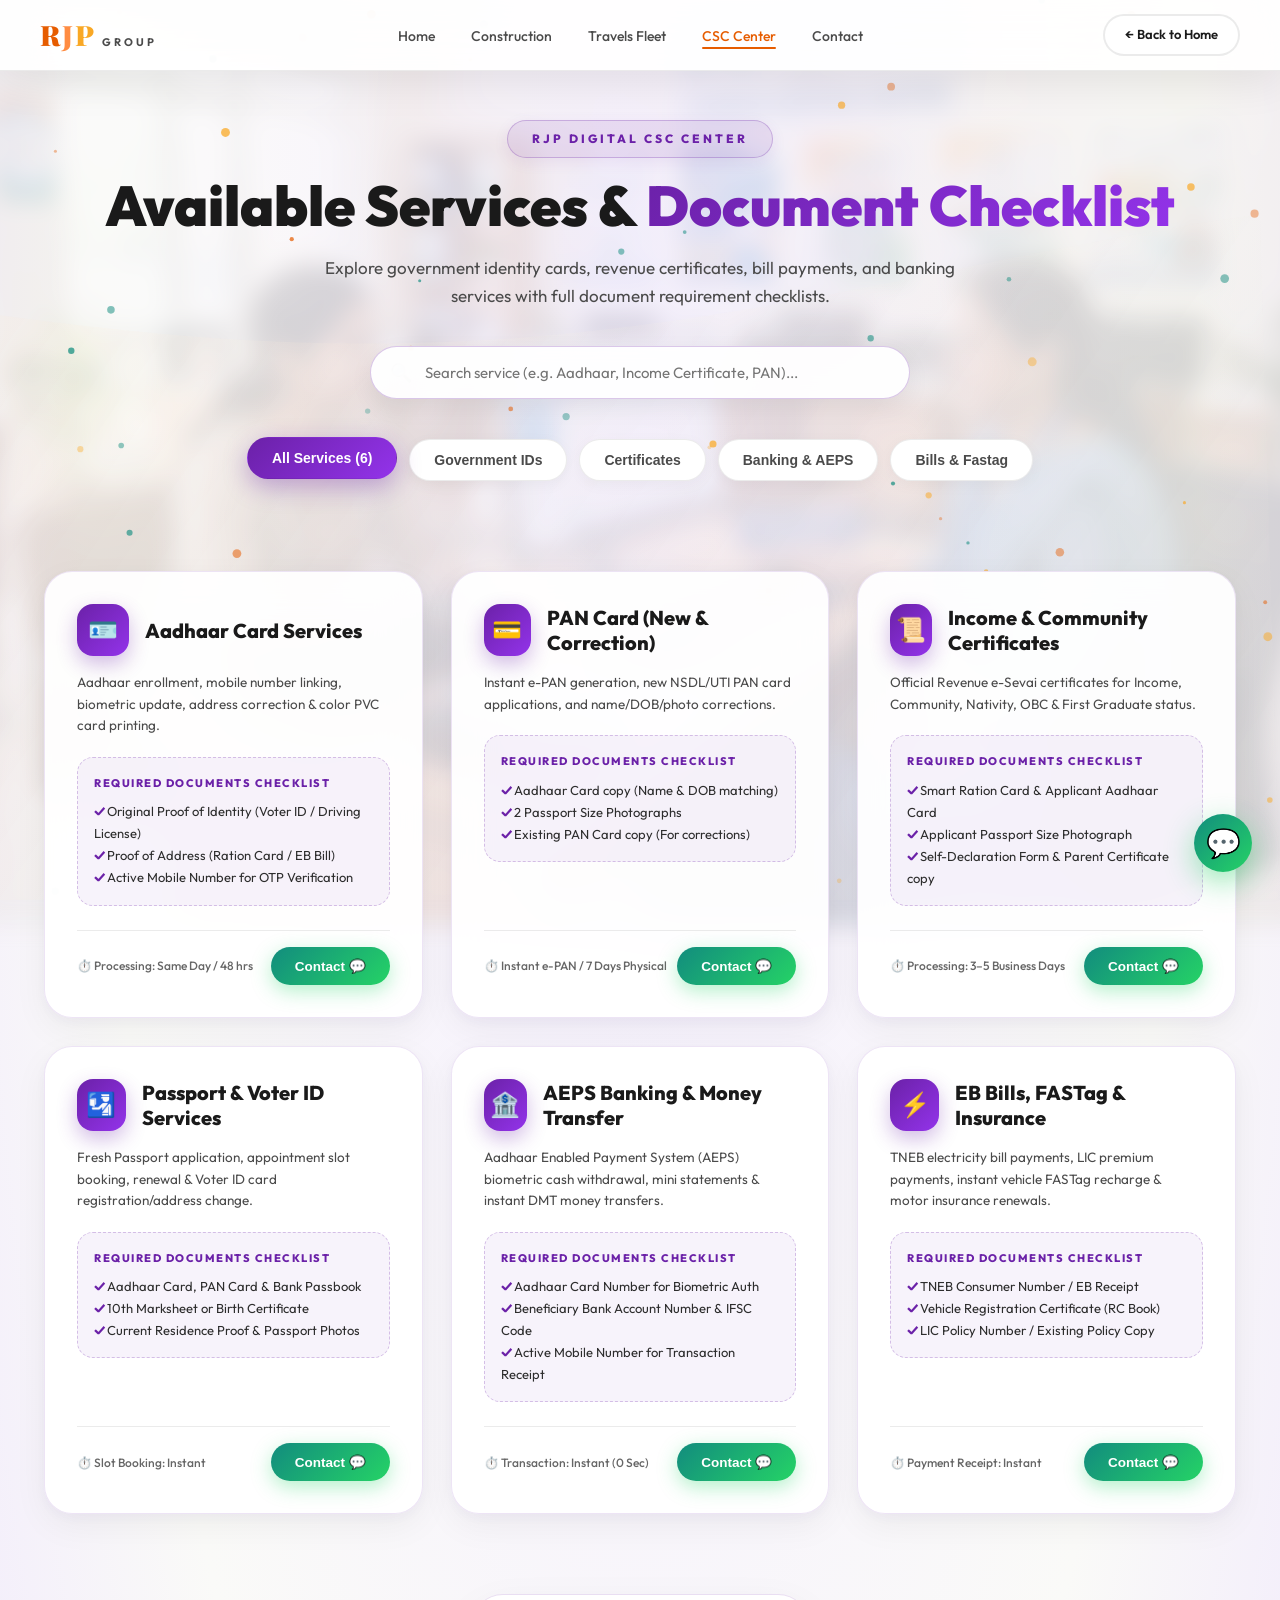
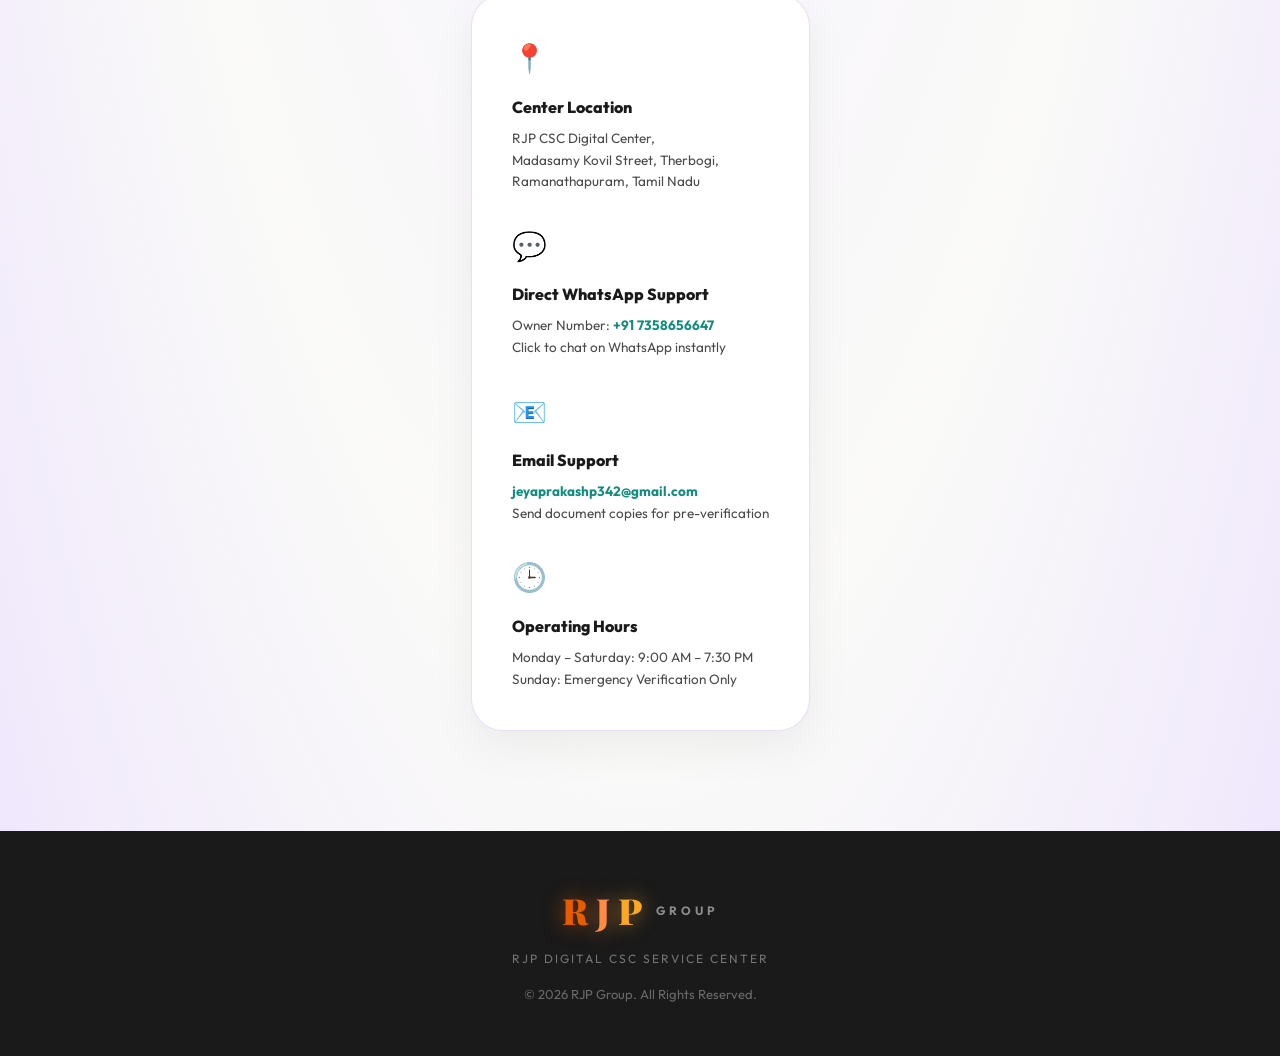
<file: csc.html>
<!DOCTYPE html>
<html lang="en">
<head>
  <meta charset="UTF-8" />
  <meta name="viewport" content="width=device-width, initial-scale=1.0" />
  <title>RJP CSC Digital Center – Available Services & Document Requirements</title>
  <meta name="description" content="Explore RJP CSC Digital Service Center services, required documents checklist, fees, and appointment bookings." />
  <link rel="preconnect" href="https://fonts.googleapis.com" />
  <link rel="preconnect" href="https://fonts.gstatic.com" crossorigin />
  <link href="https://fonts.googleapis.com/css2?family=Outfit:wght@300;400;500;600;700;800;900&family=Playfair+Display:wght@700;900&display=swap" rel="stylesheet" />
  <link rel="stylesheet" href="style.css" />
  <style>
    /* DEDICATED CSC SERVICES PAGE - PREMIUM LIGHT THEME */
    body {
      min-height: 100vh;
      background: radial-gradient(ellipse at 50% 15%, #f5efff 0%, #fafaf8 60%, #eee5fd 100%);
      color: var(--text);
      display: flex;
      flex-direction: column;
      position: relative;
    }

    /* SOFT LIGHT BLENDED BACKGROUND IMAGE */
    body::before {
      content: '';
      position: fixed;
      inset: -25px;
      background: url('csc_bg.jpg') center/cover no-repeat;
      opacity: 0.15;
      filter: blur(12px);
      z-index: -1;
      pointer-events: none;
    }

    .csc-hero {
      padding: 120px 24px 40px;
      text-align: center;
      position: relative;
    }

    .csc-badge {
      display: inline-block;
      padding: 8px 24px;
      background: rgba(107, 33, 168, 0.1);
      color: #6B21A8;
      font-size: 12px;
      font-weight: 800;
      letter-spacing: 3px;
      border-radius: 99px;
      text-transform: uppercase;
      margin-bottom: 16px;
      border: 1px solid rgba(107, 33, 168, 0.25);
      box-shadow: 0 4px 15px rgba(107, 33, 168, 0.08);
    }

    .csc-title {
      font-size: clamp(32px, 5vw, 56px);
      font-weight: 900;
      color: #1A1A1A;
      line-height: 1.15;
      margin-bottom: 16px;
    }

    .csc-sub {
      font-size: clamp(14px, 2vw, 17px);
      color: #4A4A4A;
      max-width: 680px;
      margin: 0 auto 36px;
    }

    /* SEARCH BAR */
    .search-box-wrap {
      max-width: 540px;
      margin: 0 auto 40px;
      position: relative;
    }
    .search-input {
      width: 100%;
      padding: 16px 24px 16px 54px;
      background: rgba(255, 255, 255, 0.95);
      backdrop-filter: blur(20px);
      border: 1.5px solid rgba(107, 33, 168, 0.25);
      border-radius: 99px;
      font-size: 15px;
      color: #1A1A1A;
      outline: none;
      font-family: 'Outfit', sans-serif;
      box-shadow: 0 8px 25px rgba(0,0,0,0.06);
      transition: all 0.3s ease;
    }
    .search-input:focus {
      border-color: #6B21A8;
      box-shadow: 0 0 25px rgba(107, 33, 168, 0.2);
    }
    .search-icon {
      position: absolute;
      left: 20px;
      top: 50%;
      transform: translateY(-50%);
      font-size: 18px;
      color: #6B21A8;
    }

    /* CATEGORY FILTER TABS */
    .filter-bar {
      display: flex;
      justify-content: center;
      gap: 12px;
      flex-wrap: wrap;
      margin-bottom: 50px;
    }
    .filter-btn {
      padding: 12px 24px;
      background: #FFFFFF;
      border: 1px solid var(--border);
      border-radius: 99px;
      font-size: 14px;
      font-weight: 600;
      color: #4A4A4A;
      cursor: pointer;
      box-shadow: 0 4px 15px rgba(0,0,0,0.04);
      transition: all 0.3s ease;
    }
    .filter-btn.active, .filter-btn:hover {
      background: linear-gradient(135deg, #6B21A8, #9333EA);
      color: #FFFFFF;
      border-color: transparent;
      box-shadow: 0 8px 25px rgba(107, 33, 168, 0.35);
      transform: translateY(-2px);
    }

    /* SERVICES GRID */
    .services-grid {
      max-width: 1240px;
      margin: 0 auto 80px;
      padding: 0 24px;
      display: grid;
      grid-template-columns: repeat(auto-fit, minmax(320px, 1fr));
      gap: 28px;
    }
    .s-card {
      background: rgba(255, 255, 255, 0.94);
      backdrop-filter: blur(20px);
      border-radius: 28px;
      padding: 32px;
      border: 1px solid rgba(107, 33, 168, 0.12);
      box-shadow: 0 12px 35px rgba(0, 0, 0, 0.05), 0 4px 15px rgba(107, 33, 168, 0.04);
      transition: transform 0.4s cubic-bezier(.16,1,.3,1), box-shadow 0.4s ease, border-color 0.4s ease;
      display: flex;
      flex-direction: column;
    }
    .s-card:hover {
      transform: translateY(-8px);
      box-shadow: 0 25px 60px rgba(107, 33, 168, 0.18);
      border-color: rgba(107, 33, 168, 0.35);
    }
    .s-header {
      display: flex;
      align-items: center;
      gap: 16px;
      margin-bottom: 16px;
    }
    .s-icon {
      width: 52px; height: 52px;
      border-radius: 16px;
      background: linear-gradient(135deg, #6B21A8, #9333EA);
      color: #FFF;
      display: flex;
      align-items: center;
      justify-content: center;
      font-size: 24px;
      box-shadow: 0 8px 20px rgba(107,33,168,0.3);
    }
    .s-title {
      font-size: 20px;
      font-weight: 800;
      color: #1A1A1A;
      line-height: 1.25;
    }
    .s-desc {
      font-size: 13.5px;
      color: #4A4A4A;
      line-height: 1.6;
      margin-bottom: 20px;
    }
    .req-box {
      background: rgba(107, 33, 168, 0.05);
      border: 1px dashed rgba(107, 33, 168, 0.25);
      border-radius: 16px;
      padding: 16px;
      margin-bottom: 24px;
    }
    .req-head {
      font-size: 11px;
      font-weight: 800;
      color: #6B21A8;
      text-transform: uppercase;
      letter-spacing: 1.5px;
      margin-bottom: 8px;
    }
    .req-list {
      list-style: none;
      font-size: 13px;
      color: #2D2D2D;
      line-height: 1.7;
    }
    .req-list li::before {
      content: '✓ ';
      color: #6B21A8;
      font-weight: 900;
    }
    .s-footer {
      margin-top: auto;
      display: flex;
      align-items: center;
      justify-content: space-between;
      padding-top: 16px;
      border-top: 1px solid var(--border);
    }
    .s-time {
      font-size: 12px;
      color: #666;
      font-weight: 500;
    }
    .btn-whatsapp-contact {
      padding: 11px 24px;
      background: linear-gradient(135deg, #128C7E, #25D366);
      color: #FFFFFF;
      font-size: 13.5px;
      font-weight: 800;
      border-radius: 99px;
      border: none;
      cursor: pointer;
      box-shadow: 0 6px 20px rgba(37, 211, 102, 0.35);
      transition: all 0.3s ease;
      display: flex;
      align-items: center;
      gap: 6px;
    }
    .btn-whatsapp-contact:hover {
      transform: translateY(-2px) scale(1.05);
      box-shadow: 0 10px 30px rgba(37, 211, 102, 0.5);
      background: linear-gradient(135deg, #0f786c, #20bd5a);
    }

    /* CENTER DETAILS CARD */
    .center-info-section {
      max-width: 1240px;
      margin: 0 auto 100px;
      padding: 0 24px;
    }
    .info-card-wrap {
      background: #FFFFFF;
      border-radius: 32px;
      padding: 40px;
      border: 1px solid rgba(107, 33, 168, 0.15);
      box-shadow: 0 16px 45px rgba(0,0,0,0.06);
      display: grid;
      grid-template-columns: repeat(auto-fit, minmax(240px, 1fr));
      gap: 30px;
    }
    .info-item {
      display: flex;
      flex-direction: column;
      gap: 8px;
    }
    .info-item-icon { font-size: 28px; margin-bottom: 4px; }
    .info-item-title { font-size: 16px; font-weight: 800; color: #1A1A1A; }
    .info-item-desc { font-size: 13.5px; color: #4A4A4A; line-height: 1.6; }
    .info-item-desc a { color: #128C7E; text-decoration: none; font-weight: 700; }
    @media (max-width: 768px) {
      .services-grid {
        grid-template-columns: 1fr !important;
        padding: 0 16px !important;
        gap: 20px !important;
      }
      .csc-card {
        width: 100% !important;
      }
      .csc-header {
        padding: 100px 16px 30px !important;
      }
    }
  </style>
</head>
<body>

  <!-- TOP SCROLL PROGRESS BAR -->
  <div class="scroll-progress-bar" id="scrollProgressBar"></div>

  <!-- NAVBAR -->
  <nav class="navbar scrolled" id="navbar" style="background: rgba(255, 255, 255, 0.92);">
    <div class="nav-container">
      <a href="index.html" class="nav-logo">
        <span class="nl-r">R</span><span class="nl-j">J</span><span class="nl-p">P</span>
        <span class="nl-group" style="color: var(--text-mid);">GROUP</span>
      </a>
      <ul class="nav-links">
        <li><a href="index.html#home" class="nav-link">Home</a></li>
        <li><a href="quote.html" class="nav-link">Construction</a></li>
        <li><a href="vehicles.html" class="nav-link">Travels Fleet</a></li>
        <li><a href="csc.html" class="nav-link active">CSC Center</a></li>
        <li><a href="index.html#contact" class="nav-link">Contact</a></li>
      </ul>
      <a href="index.html#home" class="btn-outline" style="padding: 8px 20px; font-size: 13px;">← Back to Home</a>
    </div>
  </nav>

  <!-- HERO SECTION -->
  <section class="csc-hero">
    <div class="csc-badge">RJP DIGITAL CSC CENTER</div>
    <h1 class="csc-title">Available Services & <span style="background: linear-gradient(135deg, #6B21A8, #9333EA); -webkit-background-clip: text; -webkit-text-fill-color: transparent;">Document Checklist</span></h1>
    <p class="csc-sub">Explore government identity cards, revenue certificates, bill payments, and banking services with full document requirement checklists.</p>

    <!-- SEARCH BAR -->
    <div class="search-box-wrap">
      <span class="search-icon">🔍</span>
      <input type="text" class="search-input" id="cscSearch" placeholder="Search service (e.g. Aadhaar, Income Certificate, PAN)..." oninput="searchServices()" />
    </div>

    <!-- FILTER BAR -->
    <div class="filter-bar">
      <button class="filter-btn active" onclick="filterCSC('all', this)">All Services (6)</button>
      <button class="filter-btn" onclick="filterCSC('id', this)">Government IDs</button>
      <button class="filter-btn" onclick="filterCSC('cert', this)">Certificates</button>
      <button class="filter-btn" onclick="filterCSC('banking', this)">Banking & AEPS</button>
      <button class="filter-btn" onclick="filterCSC('utility', this)">Bills & Fastag</button>
    </div>
  </section>

  <!-- SERVICES GRID -->
  <section class="services-grid" id="cscGrid">

    <!-- SERVICE 1: AADHAAR SERVICES -->
    <div class="s-card" data-cat="id" data-search="aadhaar update address phone photo card">
      <div class="s-header">
        <div class="s-icon">🪪</div>
        <h3 class="s-title">Aadhaar Card Services</h3>
      </div>
      <p class="s-desc">Aadhaar enrollment, mobile number linking, biometric update, address correction & color PVC card printing.</p>
      <div class="req-box">
        <div class="req-head">Required Documents Checklist</div>
        <ul class="req-list">
          <li>Original Proof of Identity (Voter ID / Driving License)</li>
          <li>Proof of Address (Ration Card / EB Bill)</li>
          <li>Active Mobile Number for OTP Verification</li>
        </ul>
      </div>
      <div class="s-footer">
        <span class="s-time">⏱️ Processing: Same Day / 48 hrs</span>
        <button class="btn-whatsapp-contact" onclick="contactWhatsApp('Aadhaar Card Services')">Contact 💬</button>
      </div>
    </div>

    <!-- SERVICE 2: PAN CARD NEW & CORRECTION -->
    <div class="s-card" data-cat="id" data-search="pan card new correction name dob photo e-pan">
      <div class="s-header">
        <div class="s-icon">💳</div>
        <h3 class="s-title">PAN Card (New & Correction)</h3>
      </div>
      <p class="s-desc">Instant e-PAN generation, new NSDL/UTI PAN card applications, and name/DOB/photo corrections.</p>
      <div class="req-box">
        <div class="req-head">Required Documents Checklist</div>
        <ul class="req-list">
          <li>Aadhaar Card copy (Name & DOB matching)</li>
          <li>2 Passport Size Photographs</li>
          <li>Existing PAN Card copy (For corrections)</li>
        </ul>
      </div>
      <div class="s-footer">
        <span class="s-time">⏱️ Instant e-PAN / 7 Days Physical</span>
        <button class="btn-whatsapp-contact" onclick="contactWhatsApp('PAN Card (New & Correction)')">Contact 💬</button>
      </div>
    </div>

    <!-- SERVICE 3: INCOME & COMMUNITY CERTIFICATES -->
    <div class="s-card" data-cat="cert" data-search="income community nativity first graduate e-sevai certificate">
      <div class="s-header">
        <div class="s-icon">📜</div>
        <h3 class="s-title">Income & Community Certificates</h3>
      </div>
      <p class="s-desc">Official Revenue e-Sevai certificates for Income, Community, Nativity, OBC & First Graduate status.</p>
      <div class="req-box">
        <div class="req-head">Required Documents Checklist</div>
        <ul class="req-list">
          <li>Smart Ration Card & Applicant Aadhaar Card</li>
          <li>Applicant Passport Size Photograph</li>
          <li>Self-Declaration Form & Parent Certificate copy</li>
        </ul>
      </div>
      <div class="s-footer">
        <span class="s-time">⏱️ Processing: 3–5 Business Days</span>
        <button class="btn-whatsapp-contact" onclick="contactWhatsApp('Income & Community Certificates')">Contact 💬</button>
      </div>
    </div>

    <!-- SERVICE 4: PASSPORT & VOTER ID -->
    <div class="s-card" data-cat="id" data-search="passport voter id epic fresh renewal slot booking">
      <div class="s-header">
        <div class="s-icon">🛂</div>
        <h3 class="s-title">Passport & Voter ID Services</h3>
      </div>
      <p class="s-desc">Fresh Passport application, appointment slot booking, renewal & Voter ID card registration/address change.</p>
      <div class="req-box">
        <div class="req-head">Required Documents Checklist</div>
        <ul class="req-list">
          <li>Aadhaar Card, PAN Card & Bank Passbook</li>
          <li>10th Marksheet or Birth Certificate</li>
          <li>Current Residence Proof & Passport Photos</li>
        </ul>
      </div>
      <div class="s-footer">
        <span class="s-time">⏱️ Slot Booking: Instant</span>
        <button class="btn-whatsapp-contact" onclick="contactWhatsApp('Passport & Voter ID Services')">Contact 💬</button>
      </div>
    </div>

    <!-- SERVICE 5: AEPS BANKING & MONEY TRANSFER -->
    <div class="s-card" data-cat="banking" data-search="aeps banking cash withdrawal money transfer mini statement balance">
      <div class="s-header">
        <div class="s-icon">🏦</div>
        <h3 class="s-title">AEPS Banking & Money Transfer</h3>
      </div>
      <p class="s-desc">Aadhaar Enabled Payment System (AEPS) biometric cash withdrawal, mini statements & instant DMT money transfers.</p>
      <div class="req-box">
        <div class="req-head">Required Documents Checklist</div>
        <ul class="req-list">
          <li>Aadhaar Card Number for Biometric Auth</li>
          <li>Beneficiary Bank Account Number & IFSC Code</li>
          <li>Active Mobile Number for Transaction Receipt</li>
        </ul>
      </div>
      <div class="s-footer">
        <span class="s-time">⏱️ Transaction: Instant (0 Sec)</span>
        <button class="btn-whatsapp-contact" onclick="contactWhatsApp('AEPS Banking & Money Transfer')">Contact 💬</button>
      </div>
    </div>

    <!-- SERVICE 6: UTILITY BILLS, FASTAG & LIC -->
    <div class="s-card" data-cat="utility" data-search="eb bill fastag lic premium dth recharge insurance tax">
      <div class="s-header">
        <div class="s-icon">⚡</div>
        <h3 class="s-title">EB Bills, FASTag & Insurance</h3>
      </div>
      <p class="s-desc">TNEB electricity bill payments, LIC premium payments, instant vehicle FASTag recharge & motor insurance renewals.</p>
      <div class="req-box">
        <div class="req-head">Required Documents Checklist</div>
        <ul class="req-list">
          <li>TNEB Consumer Number / EB Receipt</li>
          <li>Vehicle Registration Certificate (RC Book)</li>
          <li>LIC Policy Number / Existing Policy Copy</li>
        </ul>
      </div>
      <div class="s-footer">
        <span class="s-time">⏱️ Payment Receipt: Instant</span>
        <button class="btn-whatsapp-contact" onclick="contactWhatsApp('EB Bills, FASTag & Insurance')">Contact 💬</button>
      </div>
    </div>

  </section>

  <!-- CENTER LOCATION & CONTACT DETAILS SECTION -->
  <section class="center-info-section">
    <div class="info-card-wrap">
      <div class="info-item">
        <div class="info-item-icon">📍</div>
        <div class="info-item-title">Center Location</div>
        <div class="info-item-desc">
          RJP CSC Digital Center,<br />
          Madasamy Kovil Street, Therbogi,<br />
          Ramanathapuram, Tamil Nadu
        </div>
      </div>

      <div class="info-item">
        <div class="info-item-icon">💬</div>
        <div class="info-item-title">Direct WhatsApp Support</div>
        <div class="info-item-desc">
          Owner Number: <a href="https://wa.me/917358656647?text=Hello%20RJP%20CSC%20Center," target="_blank">+91 7358656647</a><br />
          Click to chat on WhatsApp instantly
        </div>
      </div>

      <div class="info-item">
        <div class="info-item-icon">📧</div>
        <div class="info-item-title">Email Support</div>
        <div class="info-item-desc">
          <a href="mailto:jeyaprakashp342@gmail.com">jeyaprakashp342@gmail.com</a><br />
          Send document copies for pre-verification
        </div>
      </div>

      <div class="info-item">
        <div class="info-item-icon">🕒</div>
        <div class="info-item-title">Operating Hours</div>
        <div class="info-item-desc">
          Monday – Saturday: 9:00 AM – 7:30 PM<br />
          Sunday: Emergency Verification Only
        </div>
      </div>
    </div>
  </section>

  <!-- FOOTER -->
  <footer class="footer">
    <div class="footer-inner">
      <div class="footer-logo">
        <span class="fl-r">R</span><span class="fl-j">J</span><span class="fl-p">P</span>
        <span class="fl-group">GROUP</span>
      </div>
      <p class="footer-tagline">RJP Digital CSC Service Center</p>
      <p class="footer-copy">© 2026 RJP Group. All Rights Reserved.</p>
    </div>
  </footer>

  <!-- FLOATING WHATSAPP BUTTON -->
  <a href="https://wa.me/917358656647?text=Hello%20RJP%20CSC%20Center,%20I%20have%20an%20inquiry." target="_blank" class="floating-whatsapp-btn" aria-label="Chat on WhatsApp" title="Chat on WhatsApp">💬</a>

  <script>
    (function initGlobalLiveBackground() {
      let canvas = document.getElementById('globalLiveBgCanvas');
      if (!canvas) {
        canvas = document.createElement('canvas');
        canvas.id = 'globalLiveBgCanvas';
        canvas.className = 'global-live-bg-canvas';
        document.body.insertBefore(canvas, document.body.firstChild);
      }
      const ctx = canvas.getContext('2d');
      let width = (canvas.width = window.innerWidth);
      let height = (canvas.height = window.innerHeight);
      window.addEventListener('resize', () => {
        width = canvas.width = window.innerWidth;
        height = canvas.height = window.innerHeight;
      }, { passive: true });
      const particles = [];
      const isMobile = window.innerWidth < 768;
      const particleCount = isMobile ? 30 : 65;
      for (let i = 0; i < particleCount; i++) {
        particles.push({
          x: Math.random() * width, y: Math.random() * height,
          vx: (Math.random() - 0.5) * 0.7, vy: (Math.random() - 0.5) * 0.7,
          radius: Math.random() * 3 + 1.5, alpha: Math.random() * 0.5 + 0.25,
          color: i % 3 === 0 ? 'rgba(230, 92, 0,' : i % 3 === 1 ? 'rgba(249, 168, 37,' : 'rgba(18, 140, 126,'
        });
      }
      let waveOffset = 0;
      function renderBg() {
        ctx.clearRect(0, 0, width, height);
        waveOffset += 0.008;
        ctx.beginPath(); ctx.moveTo(0, height * 0.3);
        for (let x = 0; x <= width; x += 30) {
          const y = Math.sin(x * 0.003 + waveOffset) * 50 + Math.cos(x * 0.0015 + waveOffset) * 35 + height * 0.3;
          ctx.lineTo(x, y);
        }
        ctx.lineTo(width, height); ctx.lineTo(0, height); ctx.closePath();
        const grad = ctx.createLinearGradient(0, 0, width, height);
        grad.addColorStop(0, 'rgba(255, 235, 215, 0.2)');
        grad.addColorStop(0.5, 'rgba(255, 245, 230, 0.1)');
        grad.addColorStop(1, 'rgba(245, 240, 235, 0.04)');
        ctx.fillStyle = grad; ctx.fill();
        for (let i = 0; i < particles.length; i++) {
          const p = particles[i];
          p.x += p.vx; p.y += p.vy;
          if (p.x < 0 || p.x > width) p.vx *= -1;
          if (p.y < 0 || p.y > height) p.vy *= -1;
          ctx.beginPath(); ctx.arc(p.x, p.y, p.radius, 0, Math.PI * 2);
          ctx.fillStyle = p.color + p.alpha + ')'; ctx.fill();
        }
        requestAnimationFrame(renderBg);
      }
      renderBg();
    })();

    function filterCSC(cat, btn) {
      document.querySelectorAll('.filter-btn').forEach(b => b.classList.remove('active'));
      btn.classList.add('active');

      document.querySelectorAll('.s-card').forEach(card => {
        if (cat === 'all' || card.dataset.cat === cat) {
          card.style.display = 'flex';
          card.style.animation = 'fadeUp 0.5s ease forwards';
        } else {
          card.style.display = 'none';
        }
      });
    }

    function searchServices() {
      const q = document.getElementById('cscSearch').value.toLowerCase().trim();
      document.querySelectorAll('.s-card').forEach(card => {
        const text = card.dataset.search.toLowerCase() + ' ' + card.innerText.toLowerCase();
        if (q === '' || text.includes(q)) {
          card.style.display = 'flex';
        } else {
          card.style.display = 'none';
        }
      });
    }

    function contactWhatsApp(serviceName) {
      const phone = "917358656647";
      const message = `Hello RJP CSC Center, I am interested in ${serviceName}. Please guide me with the document requirements and process.`;
      const url = `https://wa.me/${phone}?text=${encodeURIComponent(message)}`;
      window.open(url, '_blank');
    }
  </script>
</body>
</html>
</file>
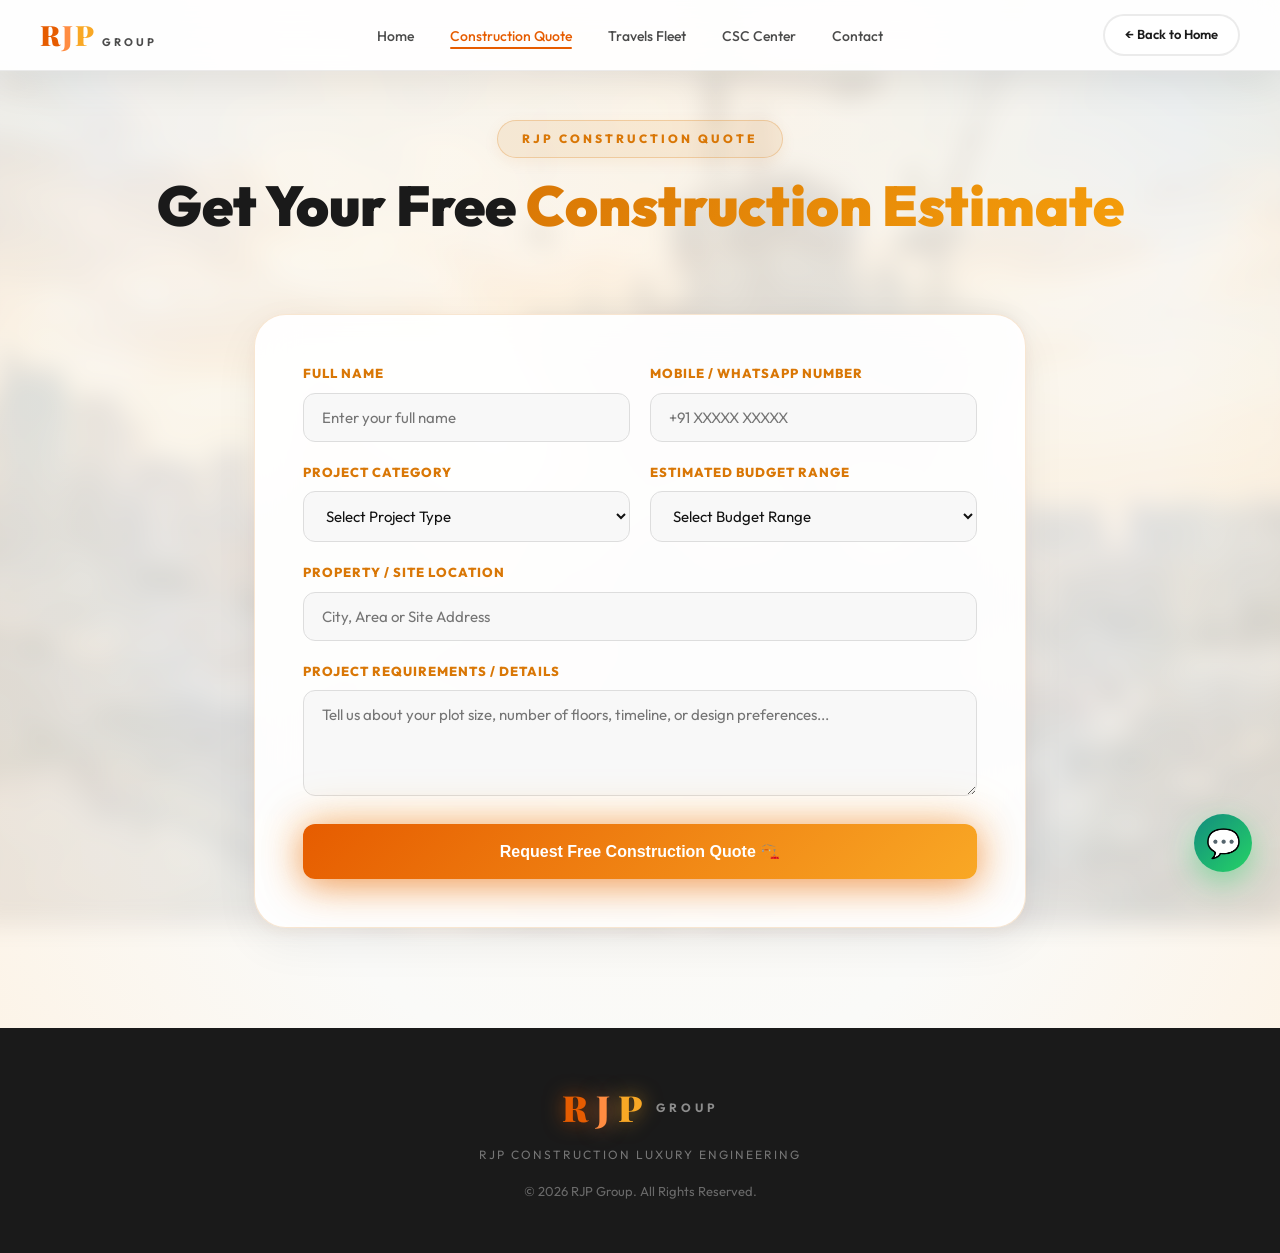
<file: quote.html>
<!DOCTYPE html>
<html lang="en">
<head>
  <meta charset="UTF-8" />
  <meta name="viewport" content="width=device-width, initial-scale=1.0" />
  <title>RJP Construction – Get a Free Quote</title>
  <meta name="description" content="Request a free custom construction quote from RJP Construction. Premium residential & commercial building services." />
  <link rel="preconnect" href="https://fonts.googleapis.com" />
  <link rel="preconnect" href="https://fonts.gstatic.com" crossorigin />
  <link href="https://fonts.googleapis.com/css2?family=Outfit:wght@300;400;500;600;700;800;900&family=Playfair+Display:wght@700;900&display=swap" rel="stylesheet" />
  <link rel="stylesheet" href="style.css" />
  <style>
    /* DEDICATED QUOTE PAGE - PREMIUM LIGHT THEME */
    body {
      min-height: 100vh;
      background: radial-gradient(ellipse at 50% 15%, #fef8ee 0%, #fafaf8 60%, #fdf2e3 100%);
      color: var(--text);
      display: flex;
      flex-direction: column;
      position: relative;
    }

    /* SOFT LIGHT BLENDED BACKGROUND PSEUDO-ELEMENT */
    body::before {
      content: '';
      position: fixed;
      inset: -25px;
      background: url('construction_bg.jpg') center/cover no-repeat;
      opacity: 0.15;
      filter: blur(12px);
      z-index: -1;
      pointer-events: none;
    }

    .quote-hero {
      padding: 120px 24px 60px;
      text-align: center;
      position: relative;
    }

    .q-badge {
      display: inline-block;
      padding: 8px 24px;
      background: rgba(217, 119, 6, 0.1);
      color: #D97706;
      font-size: 12px;
      font-weight: 800;
      letter-spacing: 3px;
      border-radius: 99px;
      text-transform: uppercase;
      margin-bottom: 16px;
      border: 1px solid rgba(217, 119, 6, 0.25);
      box-shadow: 0 4px 15px rgba(217, 119, 6, 0.08);
    }

    .q-title {
      font-size: clamp(32px, 5vw, 56px);
      font-weight: 900;
      color: #1A1A1A;
      line-height: 1.15;
      margin-bottom: 16px;
    }

    .quote-container {
      max-width: 820px;
      margin: 0 auto 100px;
      padding: 0 24px;
      width: 100%;
    }

    .glass-quote-card {
      background: rgba(255, 255, 255, 0.94);
      backdrop-filter: blur(20px);
      border: 1px solid rgba(217, 119, 6, 0.18);
      border-radius: 32px;
      padding: 48px;
      box-shadow: 0 16px 45px rgba(0, 0, 0, 0.06), 0 4px 15px rgba(217, 119, 6, 0.05);
    }

    .form-grid {
      display: grid;
      grid-template-columns: 1fr 1fr;
      gap: 20px;
    }

    .full-width {
      grid-column: 1 / -1;
    }

    .q-group {
      display: flex;
      flex-direction: column;
      gap: 8px;
    }

    .q-group label {
      font-size: 13px;
      font-weight: 800;
      letter-spacing: 1px;
      color: #D97706;
      text-transform: uppercase;
    }

    .q-group input,
    .q-group select,
    .q-group textarea {
      padding: 14px 18px;
      border: 1.5px solid #DDD;
      border-radius: 12px;
      font-size: 15px;
      font-family: 'Outfit', sans-serif;
      color: #111;
      background: #F8F8F8;
      outline: none;
      transition: all 0.3s ease;
    }

    .q-group input:focus,
    .q-group select:focus,
    .q-group textarea:focus {
      border-color: #D97706;
      box-shadow: 0 0 20px rgba(217, 119, 6, 0.2);
      background: #FFFFFF;
    }

    .q-group select option {
      background: #FFF;
      color: #111;
    }

    @media (max-width: 768px) {
      .form-grid { grid-template-columns: 1fr; }
      .glass-quote-card { padding: 28px; }
    }
  </style>
</head>
<body>

  <!-- TOP SCROLL PROGRESS BAR -->
  <div class="scroll-progress-bar" id="scrollProgressBar"></div>

  <!-- NAVBAR -->
  <nav class="navbar scrolled" id="navbar" style="background: rgba(255, 255, 255, 0.92);">
    <div class="nav-container">
      <a href="index.html" class="nav-logo">
        <span class="nl-r">R</span><span class="nl-j">J</span><span class="nl-p">P</span>
        <span class="nl-group" style="color: var(--text-mid);">GROUP</span>
      </a>
      <ul class="nav-links">
        <li><a href="index.html#home" class="nav-link">Home</a></li>
        <li><a href="quote.html" class="nav-link active">Construction Quote</a></li>
        <li><a href="vehicles.html" class="nav-link">Travels Fleet</a></li>
        <li><a href="csc.html" class="nav-link">CSC Center</a></li>
        <li><a href="index.html#contact" class="nav-link">Contact</a></li>
      </ul>
      <a href="index.html#home" class="btn-outline" style="padding: 8px 20px; font-size: 13px;">← Back to Home</a>
    </div>
  </nav>

  <!-- HERO SECTION -->
  <section class="quote-hero">
    <div class="q-badge">RJP CONSTRUCTION QUOTE</div>
    <h1 class="q-title">Get Your Free <span style="background: linear-gradient(135deg, #D97706, #F59E0B); -webkit-background-clip: text; -webkit-text-fill-color: transparent;">Construction Estimate</span></h1>
  </section>

  <!-- QUOTE FORM CONTAINER -->
  <div class="quote-container">
    <div class="glass-quote-card">
      <form onsubmit="handleQuoteSubmit(event)">
        <div class="form-grid">

          <div class="q-group">
            <label>Full Name</label>
            <input type="text" id="qName" placeholder="Enter your full name" required />
          </div>

          <div class="q-group">
            <label>Mobile / WhatsApp Number</label>
            <input type="tel" id="qPhone" placeholder="+91 XXXXX XXXXX" required />
          </div>

          <div class="q-group">
            <label>Project Category</label>
            <select id="qCategory" required>
              <option value="">Select Project Type</option>
              <option value="Luxury Residential Villa">Luxury Residential Villa</option>
              <option value="Commercial Tower / Complex">Commercial Tower / Complex</option>
              <option value="Building Renovation & Upgrade">Building Renovation & Upgrade</option>
              <option value="Architectural & Structural Design">Architectural & Structural Design</option>
              <option value="Interior & Glass Facade Finish">Interior & Glass Facade Finish</option>
            </select>
          </div>

          <div class="q-group">
            <label>Estimated Budget Range</label>
            <select id="qBudget" required>
              <option value="">Select Budget Range</option>
              <option value="₹20 Lakhs – ₹50 Lakhs">₹20 Lakhs – ₹50 Lakhs</option>
              <option value="₹50 Lakhs – ₹1 Crore">₹50 Lakhs – ₹1 Crore</option>
              <option value="₹1 Crore – ₹5 Crores">₹1 Crore – ₹5 Crores</option>
              <option value="₹5 Crores+">₹5 Crores+</option>
            </select>
          </div>

          <div class="q-group full-width">
            <label>Property / Site Location</label>
            <input type="text" id="qLocation" placeholder="City, Area or Site Address" required />
          </div>

          <div class="q-group full-width">
            <label>Project Requirements / Details</label>
            <textarea id="qDetails" rows="4" placeholder="Tell us about your plot size, number of floors, timeline, or design preferences..."></textarea>
          </div>

        </div>

        <button type="submit" class="btn-primary btn-gold-shine btn-full pulse-glow" id="submitQuoteBtn" style="margin-top: 28px; padding: 18px; font-size: 16px; font-weight: 800;">
          Request Free Construction Quote 🏗️
        </button>
      </form>
    </div>
  </div>

  <!-- FOOTER -->
  <footer class="footer">
    <div class="footer-inner">
      <div class="footer-logo">
        <span class="fl-r">R</span><span class="fl-j">J</span><span class="fl-p">P</span>
        <span class="fl-group">GROUP</span>
      </div>
      <p class="footer-tagline">RJP Construction Luxury Engineering</p>
      <p class="footer-copy">© 2026 RJP Group. All Rights Reserved.</p>
    </div>
  </footer>

  <!-- FLOATING WHATSAPP BUTTON -->
  <a href="https://wa.me/917358656647?text=Hello%20RJP%20Construction,%20I%20have%20an%20inquiry." target="_blank" class="floating-whatsapp-btn" aria-label="Chat on WhatsApp" title="Chat on WhatsApp">💬</a>

  <script>
    function handleQuoteSubmit(e) {
      e.preventDefault();
      const name = document.getElementById('qName').value.trim();
      const phone = document.getElementById('qPhone').value.trim();
      const category = document.getElementById('qCategory').value;
      const budget = document.getElementById('qBudget').value;
      const location = document.getElementById('qLocation').value.trim();
      const details = document.getElementById('qDetails').value.trim();

      const msg = `*RJP Construction - Quote Inquiry*\n\n` +
                  `👤 *Name:* ${name}\n` +
                  `📞 *Mobile:* ${phone}\n` +
                  `🏗️ *Project Category:* ${category}\n` +
                  `💰 *Budget Range:* ${budget}\n` +
                  `📍 *Site Location:* ${location}\n` +
                  `📝 *Details:* ${details || 'N/A'}`;

      const url = `https://wa.me/917358656647?text=${encodeURIComponent(msg)}`;
      window.open(url, '_blank');
    }
  </script>
</body>
</html>
</file>
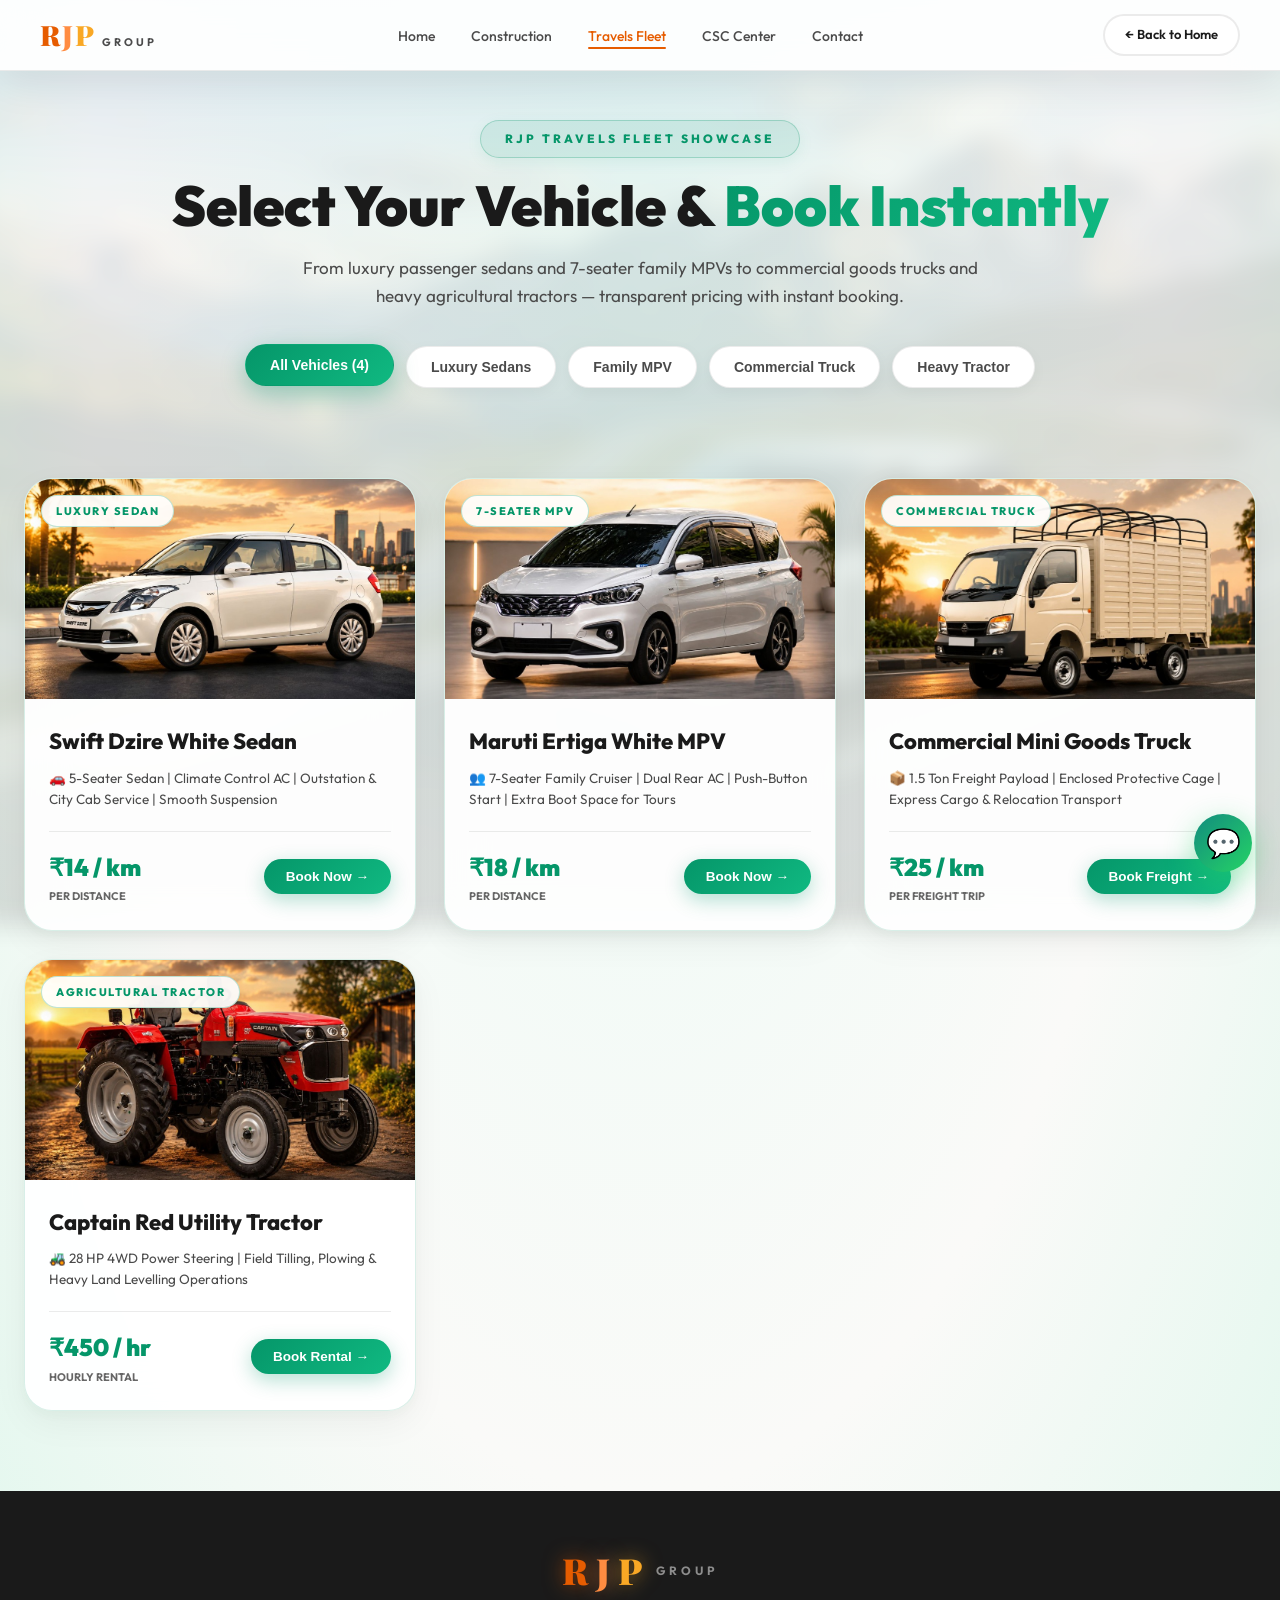
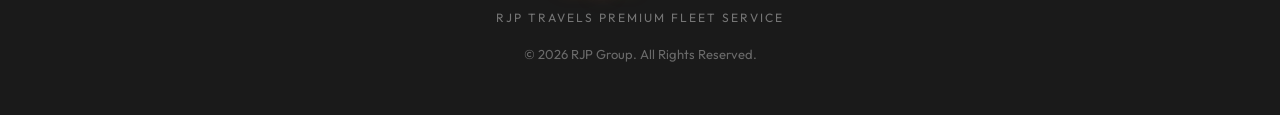
<file: vehicles.html>
<!DOCTYPE html>
<html lang="en">
<head>
  <meta charset="UTF-8" />
  <meta name="viewport" content="width=device-width, initial-scale=1.0" />
  <title>RJP Travels – Premium Vehicle Fleet & Rental Booking</title>
  <meta name="description" content="Book luxury sedans, 7-seater MPVs, commercial trucks, and heavy tractors with instant transparent rates." />
  <link rel="preconnect" href="https://fonts.googleapis.com" />
  <link rel="preconnect" href="https://fonts.gstatic.com" crossorigin />
  <link href="https://fonts.googleapis.com/css2?family=Outfit:wght@300;400;500;600;700;800;900&family=Playfair+Display:wght@700;900&display=swap" rel="stylesheet" />
  <link rel="stylesheet" href="style.css" />
  <style>
    /* DEDICATED VEHICLES PAGE - PREMIUM LIGHT THEME */
    body {
      min-height: 100vh;
      background: radial-gradient(ellipse at 50% 15%, #ebfbf5 0%, #fafaf8 60%, #e1f7ed 100%);
      color: var(--text);
      display: flex;
      flex-direction: column;
      position: relative;
    }

    /* SOFT LIGHT BLENDED BACKGROUND PSEUDO-ELEMENT */
    body::before {
      content: '';
      position: fixed;
      inset: -25px;
      background: url('travels_bg.jpg') center/cover no-repeat;
      opacity: 0.15;
      filter: blur(12px);
      z-index: -1;
      pointer-events: none;
    }

    .v-hero {
      padding: 120px 24px 40px;
      text-align: center;
      position: relative;
    }

    .v-badge {
      display: inline-block;
      padding: 8px 24px;
      background: rgba(5, 150, 105, 0.1);
      color: #059669;
      font-size: 12px;
      font-weight: 800;
      letter-spacing: 3px;
      border-radius: 99px;
      text-transform: uppercase;
      margin-bottom: 16px;
      border: 1px solid rgba(5, 150, 105, 0.25);
      box-shadow: 0 4px 15px rgba(5, 150, 105, 0.08);
    }

    .v-title {
      font-size: clamp(32px, 5vw, 56px);
      font-weight: 900;
      color: #1A1A1A;
      line-height: 1.15;
      margin-bottom: 16px;
    }

    .v-sub {
      font-size: clamp(14px, 2vw, 17px);
      color: #4A4A4A;
      max-width: 680px;
      margin: 0 auto 36px;
    }

    /* FILTER BAR */
    .filter-bar {
      display: flex;
      justify-content: center;
      gap: 12px;
      flex-wrap: wrap;
      margin-bottom: 50px;
    }
    .filter-btn {
      padding: 12px 24px;
      background: #FFFFFF;
      border: 1px solid var(--border);
      border-radius: 99px;
      font-size: 14px;
      font-weight: 600;
      color: #4A4A4A;
      cursor: pointer;
      box-shadow: 0 4px 15px rgba(0,0,0,0.04);
      transition: all 0.3s ease;
    }
    .filter-btn.active, .filter-btn:hover {
      background: linear-gradient(135deg, #059669, #10B981);
      color: #FFFFFF;
      border-color: transparent;
      box-shadow: 0 8px 25px rgba(5, 150, 105, 0.35);
      transform: translateY(-2px);
    }

    /* VEHICLE GRID */
    .vehicle-grid {
      max-width: 1280px;
      margin: 0 auto 80px;
      padding: 0 24px;
      display: grid;
      grid-template-columns: repeat(auto-fit, minmax(290px, 1fr));
      gap: 28px;
    }

    .v-card {
      background: rgba(255, 255, 255, 0.94);
      backdrop-filter: blur(20px);
      border-radius: 28px;
      overflow: hidden;
      border: 1px solid rgba(5, 150, 105, 0.15);
      box-shadow: 0 12px 35px rgba(0, 0, 0, 0.05), 0 4px 15px rgba(5, 150, 105, 0.04);
      transition: transform 0.4s cubic-bezier(.16,1,.3,1), box-shadow 0.4s ease, border-color 0.4s ease;
      display: flex;
      flex-direction: column;
    }

    .v-card:hover {
      transform: translateY(-8px);
      box-shadow: 0 25px 60px rgba(5, 150, 105, 0.18);
      border-color: rgba(5, 150, 105, 0.35);
    }

    .v-img-wrap {
      position: relative;
      width: 100%;
      height: 220px;
      overflow: hidden;
      background: #F3F4F6;
    }

    .v-img {
      width: 100%; height: 100%;
      object-fit: cover;
      transition: transform 0.6s ease;
    }

    .v-card:hover .v-img {
      transform: scale(1.06);
    }

    .v-tag {
      position: absolute;
      top: 16px; left: 16px;
      background: rgba(255, 255, 255, 0.92);
      backdrop-filter: blur(15px);
      color: #059669;
      font-size: 11px;
      font-weight: 800;
      letter-spacing: 1.5px;
      padding: 6px 14px;
      border-radius: 99px;
      text-transform: uppercase;
      border: 1px solid rgba(5, 150, 105, 0.25);
      box-shadow: 0 4px 15px rgba(0,0,0,0.06);
    }

    .v-body {
      padding: 24px;
      display: flex;
      flex-direction: column;
      flex: 1;
    }

    .v-name {
      font-size: 22px;
      font-weight: 800;
      color: #1A1A1A;
      margin-bottom: 8px;
    }

    .v-specs {
      font-size: 13.5px;
      color: #4A4A4A;
      line-height: 1.6;
      margin-bottom: 20px;
    }

    .v-footer {
      margin-top: auto;
      display: flex;
      align-items: center;
      justify-content: space-between;
      padding-top: 16px;
      border-top: 1px solid var(--border);
    }

    .v-price {
      display: flex;
      flex-direction: column;
    }

    .v-amount {
      font-size: 24px;
      font-weight: 900;
      color: #059669;
    }

    .v-unit {
      font-size: 11px;
      color: #666;
      font-weight: 700;
      text-transform: uppercase;
    }

    .btn-book-v {
      padding: 10px 22px;
      background: linear-gradient(135deg, #059669, #10B981);
      color: #FFFFFF;
      font-size: 13.5px;
      font-weight: 700;
      border-radius: 99px;
      border: none;
      cursor: pointer;
      box-shadow: 0 6px 20px rgba(5, 150, 105, 0.3);
      transition: all 0.3s ease;
    }

    .btn-book-v:hover {
      transform: translateY(-2px) scale(1.04);
      box-shadow: 0 10px 30px rgba(5, 150, 105, 0.5);
    }

    /* MODAL */
    .modal-overlay {
      position: fixed;
      inset: 0;
      background: rgba(0,0,0,0.5);
      backdrop-filter: blur(12px);
      z-index: 10000;
      display: flex;
      align-items: center;
      justify-content: center;
      opacity: 0;
      pointer-events: none;
      transition: opacity 0.4s ease;
    }
    .modal-overlay.open {
      opacity: 1;
      pointer-events: auto;
    }
    .modal-card {
      background: #FFFFFF;
      width: min(520px, 90vw);
      border-radius: 28px;
      padding: 36px;
      box-shadow: 0 25px 70px rgba(0,0,0,0.18);
      border: 1px solid var(--border);
      position: relative;
      transform: translateY(30px) scale(0.95);
      transition: transform 0.4s cubic-bezier(.175,.885,.32,1.275);
    }
    .modal-overlay.open .modal-card {
      transform: translateY(0) scale(1);
    }
    .modal-close {
      position: absolute;
      top: 20px; right: 20px;
      background: var(--bg2);
      color: #333;
      border: none;
      width: 36px; height: 36px;
      border-radius: 50%;
      font-size: 18px;
      cursor: pointer;
      display: flex;
      align-items: center;
      justify-content: center;
    }
    @media (max-width: 768px) {
      .vehicle-grid {
        grid-template-columns: 1fr !important;
        padding: 0 16px !important;
        gap: 20px !important;
      }
      .v-card {
        width: 100% !important;
      }
      .v-img-wrap {
        height: 200px !important;
      }
      .fleet-header {
        padding: 100px 16px 30px !important;
      }
    }
  </style>
</head>
<body>

  <!-- TOP SCROLL PROGRESS BAR -->
  <div class="scroll-progress-bar" id="scrollProgressBar"></div>

  <!-- NAVBAR -->
  <nav class="navbar scrolled" id="navbar" style="background: rgba(255, 255, 255, 0.92);">
    <div class="nav-container">
      <a href="index.html" class="nav-logo">
        <span class="nl-r">R</span><span class="nl-j">J</span><span class="nl-p">P</span>
        <span class="nl-group" style="color: var(--text-mid);">GROUP</span>
      </a>
      <ul class="nav-links">
        <li><a href="index.html#home" class="nav-link">Home</a></li>
        <li><a href="quote.html" class="nav-link">Construction</a></li>
        <li><a href="vehicles.html" class="nav-link active">Travels Fleet</a></li>
        <li><a href="csc.html" class="nav-link">CSC Center</a></li>
        <li><a href="index.html#contact" class="nav-link">Contact</a></li>
      </ul>
      <a href="index.html#home" class="btn-outline" style="padding: 8px 20px; font-size: 13px;">← Back to Home</a>
    </div>
  </nav>

  <!-- HERO SECTION -->
  <section class="v-hero">
    <div class="v-badge">RJP TRAVELS FLEET SHOWCASE</div>
    <h1 class="v-title">Select Your Vehicle & <span style="background: linear-gradient(135deg, #059669, #10B981); -webkit-background-clip: text; -webkit-text-fill-color: transparent;">Book Instantly</span></h1>
    <p class="v-sub">From luxury passenger sedans and 7-seater family MPVs to commercial goods trucks and heavy agricultural tractors — transparent pricing with instant booking.</p>

    <!-- CATEGORY FILTER TABS -->
    <div class="filter-bar">
      <button class="filter-btn active" onclick="filterFleet('all', this)">All Vehicles (4)</button>
      <button class="filter-btn" onclick="filterFleet('sedan', this)">Luxury Sedans</button>
      <button class="filter-btn" onclick="filterFleet('mpv', this)">Family MPV</button>
      <button class="filter-btn" onclick="filterFleet('truck', this)">Commercial Truck</button>
      <button class="filter-btn" onclick="filterFleet('tractor', this)">Heavy Tractor</button>
    </div>
  </section>

  <!-- VEHICLE GRID -->
  <section class="vehicle-grid">

    <!-- VEHICLE 1: SWIFT DZIRE -->
    <div class="v-card" data-cat="sedan">
      <div class="v-img-wrap">
        <span class="v-tag">LUXURY SEDAN</span>
        <img src="assets/vehicles/swift-dzire.jpg" alt="Swift Dzire White Sedan" class="v-img" />
      </div>
      <div class="v-body">
        <h3 class="v-name">Swift Dzire White Sedan</h3>
        <p class="v-specs">🚗 5-Seater Sedan | Climate Control AC | Outstation & City Cab Service | Smooth Suspension</p>
        <div class="v-footer">
          <div class="v-price">
            <span class="v-amount">₹14 / km</span>
            <span class="v-unit">PER DISTANCE</span>
          </div>
          <button class="btn-book-v" onclick="openBookingModal('Swift Dzire White Sedan', '₹14 / km')">Book Now →</button>
        </div>
      </div>
    </div>

    <!-- VEHICLE 2: MARUTI ERTIGA -->
    <div class="v-card" data-cat="mpv">
      <div class="v-img-wrap">
        <span class="v-tag">7-SEATER MPV</span>
        <img src="assets/vehicles/maruti-ertiga.jpg" alt="Maruti Ertiga 7-Seater" class="v-img" />
      </div>
      <div class="v-body">
        <h3 class="v-name">Maruti Ertiga White MPV</h3>
        <p class="v-specs">👥 7-Seater Family Cruiser | Dual Rear AC | Push-Button Start | Extra Boot Space for Tours</p>
        <div class="v-footer">
          <div class="v-price">
            <span class="v-amount">₹18 / km</span>
            <span class="v-unit">PER DISTANCE</span>
          </div>
          <button class="btn-book-v" onclick="openBookingModal('Maruti Ertiga White MPV', '₹18 / km')">Book Now →</button>
        </div>
      </div>
    </div>

    <!-- VEHICLE 3: MINI TRUCK -->
    <div class="v-card" data-cat="truck">
      <div class="v-img-wrap">
        <span class="v-tag">COMMERCIAL TRUCK</span>
        <img src="assets/vehicles/mini-truck.jpg" alt="Commercial Mini Truck" class="v-img" />
      </div>
      <div class="v-body">
        <h3 class="v-name">Commercial Mini Goods Truck</h3>
        <p class="v-specs">📦 1.5 Ton Freight Payload | Enclosed Protective Cage | Express Cargo & Relocation Transport</p>
        <div class="v-footer">
          <div class="v-price">
            <span class="v-amount">₹25 / km</span>
            <span class="v-unit">PER FREIGHT TRIP</span>
          </div>
          <button class="btn-book-v" onclick="openBookingModal('Commercial Mini Goods Truck', '₹25 / km')">Book Freight →</button>
        </div>
      </div>
    </div>

    <!-- VEHICLE 4: CAPTAIN RED TRACTOR -->
    <div class="v-card" data-cat="tractor">
      <div class="v-img-wrap">
        <span class="v-tag">AGRICULTURAL TRACTOR</span>
        <img src="assets/vehicles/red-tractor.jpg" alt="Captain Red Tractor" class="v-img" />
      </div>
      <div class="v-body">
        <h3 class="v-name">Captain Red Utility Tractor</h3>
        <p class="v-specs">🚜 28 HP 4WD Power Steering | Field Tilling, Plowing & Heavy Land Levelling Operations</p>
        <div class="v-footer">
          <div class="v-price">
            <span class="v-amount">₹450 / hr</span>
            <span class="v-unit">HOURLY RENTAL</span>
          </div>
          <button class="btn-book-v" onclick="openBookingModal('Captain Red Utility Tractor', '₹450 / hr')">Book Rental →</button>
        </div>
      </div>
    </div>

  </section>

  <!-- BOOKING MODAL -->
  <div class="modal-overlay" id="bookingModal">
    <div class="modal-card">
      <button class="modal-close" onclick="closeBookingModal()">✕</button>
      <h2 style="font-size: 24px; font-weight: 800; color: #1A1A1A; margin-bottom: 6px;" id="modalVehicleName">Book Vehicle</h2>
      <p style="font-size: 13px; color: #059669; font-weight: 700; margin-bottom: 24px;" id="modalVehicleRate">Rate: ₹14 / km</p>

      <form onsubmit="handleBookingSubmit(event)">
        <div class="form-group" style="margin-bottom: 16px;">
          <label style="color: #059669; font-size: 12px; font-weight: 700; text-transform: uppercase;">Your Full Name</label>
          <input type="text" id="bName" placeholder="Enter your name" required style="width:100%; padding:14px; background:#F8F8F8; border:1.5px solid #DDD; color:#111; border-radius:12px; font-family:'Outfit',sans-serif;" />
        </div>

        <div class="form-group" style="margin-bottom: 16px;">
          <label style="color: #059669; font-size: 12px; font-weight: 700; text-transform: uppercase;">Mobile Number</label>
          <input type="tel" id="bPhone" placeholder="+91 XXXXX XXXXX" required style="width:100%; padding:14px; background:#F8F8F8; border:1.5px solid #DDD; color:#111; border-radius:12px; font-family:'Outfit',sans-serif;" />
        </div>

        <div class="form-group" style="margin-bottom: 16px;">
          <label style="color: #059669; font-size: 12px; font-weight: 700; text-transform: uppercase;">Pickup Date & Time</label>
          <input type="datetime-local" id="bDateTime" required style="width:100%; padding:14px; background:#F8F8F8; border:1.5px solid #DDD; color:#111; border-radius:12px; font-family:'Outfit',sans-serif;" />
        </div>

        <div class="form-group" style="margin-bottom: 24px;">
          <label style="color: #059669; font-size: 12px; font-weight: 700; text-transform: uppercase;">Pickup & Drop Location</label>
          <input type="text" id="bLocation" placeholder="Enter address or trip details" required style="width:100%; padding:14px; background:#F8F8F8; border:1.5px solid #DDD; color:#111; border-radius:12px; font-family:'Outfit',sans-serif;" />
        </div>

        <button type="submit" class="btn-primary btn-green btn-full pulse-glow-green" id="confirmBookingBtn" style="padding:16px; font-size:16px; font-weight:800;">Confirm Booking Request 🚖</button>
      </form>
    </div>
  </div>

  <!-- FOOTER -->
  <footer class="footer">
    <div class="footer-inner">
      <div class="footer-logo">
        <span class="fl-r">R</span><span class="fl-j">J</span><span class="fl-p">P</span>
        <span class="fl-group">GROUP</span>
      </div>
      <p class="footer-tagline">RJP Travels Premium Fleet Service</p>
      <p class="footer-copy">© 2026 RJP Group. All Rights Reserved.</p>
    </div>
  </footer>

  <!-- FLOATING WHATSAPP BUTTON -->
  <a href="https://wa.me/917358656647?text=Hello%20RJP%20Travels,%20I%20have%20an%20inquiry." target="_blank" class="floating-whatsapp-btn" aria-label="Chat on WhatsApp" title="Chat on WhatsApp">💬</a>

  <script>
    function filterFleet(cat, btn) {
      document.querySelectorAll('.filter-btn').forEach(b => b.classList.remove('active'));
      btn.classList.add('active');

      document.querySelectorAll('.v-card').forEach(card => {
        if (cat === 'all' || card.dataset.cat === cat) {
          card.style.display = 'flex';
          card.style.animation = 'fadeUp 0.5s ease forwards';
        } else {
          card.style.display = 'none';
        }
      });
    }

    function openBookingModal(name, rate) {
      document.getElementById('modalVehicleName').textContent = name;
      document.getElementById('modalVehicleRate').textContent = `Rate: ${rate}`;
      document.getElementById('bookingModal').classList.add('open');
    }

    function closeBookingModal() {
      document.getElementById('bookingModal').classList.remove('open');
    }

    function handleBookingSubmit(e) {
      e.preventDefault();
      const vehicle = document.getElementById('modalVehicleName').textContent;
      const rate = document.getElementById('modalVehicleRate').textContent;
      const name = document.getElementById('bName').value.trim();
      const phone = document.getElementById('bPhone').value.trim();
      const datetime = document.getElementById('bDateTime').value;
      const location = document.getElementById('bLocation').value.trim();

      const msg = `*RJP Travels - Vehicle Booking Request*\n\n` +
                  `🚘 *Vehicle:* ${vehicle}\n` +
                  `💵 *${rate}*\n` +
                  `👤 *Customer Name:* ${name}\n` +
                  `📞 *Mobile:* ${phone}\n` +
                  `📅 *Pickup Date & Time:* ${datetime}\n` +
                  `📍 *Pickup & Drop Location:* ${location}`;

      const url = `https://wa.me/917358656647?text=${encodeURIComponent(msg)}`;
      window.open(url, '_blank');
      closeBookingModal();
    }
  </script>
</body>
</html>
</file>
<file: style.css>
/* ===================================
   RJP GROUP — MAIN STYLESHEET
   Apple-Style Card Stacking Overlap Engine
   =================================== */

@import url('https://fonts.googleapis.com/css2?family=Outfit:wght@300;400;500;600;700;800;900&family=Playfair+Display:wght@700;900&display=swap');

/* ---- RESET & BASE ---- */
*, *::before, *::after { box-sizing: border-box; margin: 0; padding: 0; }

:root {
  --primary:    #E65C00;
  --primary2:   #F9A825;
  --green:      #1A9B6C;
  --green2:     #43D9A8;
  --purple:     #5B21B6;
  --purple2:    #A855F7;
  --bg:         #FAFAF8;
  --bg2:        #F3F2EE;
  --text:       #1A1A1A;
  --text-mid:   #4B4B4B;
  --text-light: #888;
  --white:      #FFFFFF;
  --card-bg:    #FFFFFF;
  --border:     rgba(0,0,0,0.08);
  --shadow-sm:  0 4px 16px rgba(0,0,0,0.05);
  --shadow-md:  0 12px 40px rgba(0,0,0,0.08);
  --shadow-lg:  0 24px 70px rgba(0,0,0,0.12);
  --radius:     24px;
  --radius-sm:  12px;
  --transition: 0.4s cubic-bezier(.16,1,.3,1);
}

html { scroll-behavior: smooth; }

body {
  font-family: 'Outfit', sans-serif;
  background: var(--bg);
  color: var(--text);
  line-height: 1.65;
  overflow-x: hidden;
}

.hidden { display: none !important; }

/* ---- TOP SCROLL PROGRESS BAR WITH GLOW ---- */
.scroll-progress-bar {
  position: fixed;
  top: 0; left: 0;
  height: 4px;
  width: 0%;
  background: linear-gradient(90deg, #E65C00, #F9A825, #1A9B6C, #A855F7);
  z-index: 10000;
  box-shadow: 0 0 16px rgba(230, 92, 0, 0.9), 0 0 30px rgba(249, 168, 37, 0.7);
  transition: width 0.1s ease-out;
}

/* ---- SCROLLBAR ---- */
::-webkit-scrollbar { width: 6px; }
::-webkit-scrollbar-track { background: var(--bg2); }
::-webkit-scrollbar-thumb { background: linear-gradient(var(--primary), var(--primary2)); border-radius: 99px; }

/* ===================================
   INTRO SCREEN & CINEMATIC SLOW LIGHT SWEEP
   =================================== */
#intro-screen {
  position: fixed;
  inset: 0;
  z-index: 9999;
  background: radial-gradient(ellipse at 60% 40%, #fff8f0 0%, #ffecd5 40%, #fff3e0 100%);
  display: flex;
  flex-direction: column;
  align-items: center;
  justify-content: center;
  overflow: hidden;
}

.intro-flash-sweep {
  position: absolute;
  inset: 0;
  pointer-events: none;
  overflow: hidden;
  z-index: 10;
}

.flash-beam {
  position: absolute;
  top: -50%;
  left: 0;
  width: 60vw;
  height: 200%;
  background: linear-gradient(
    90deg,
    transparent 0%,
    rgba(255, 255, 255, 0.3) 25%,
    rgba(255, 255, 255, 0.98) 50%,
    rgba(255, 255, 255, 0.3) 75%,
    transparent 100%
  );
  transform: rotate(-25deg) translateX(150vw);
  filter: blur(35px);
  animation: flashSweepSlowRightToLeft 3.6s cubic-bezier(0.25, 1, 0.5, 1) 0.2s forwards;
}

@keyframes flashSweepSlowRightToLeft {
  0%   { transform: rotate(-25deg) translateX(150vw); opacity: 0; }
  20%  { opacity: 1; }
  80%  { opacity: 1; }
  100% { transform: rotate(-25deg) translateX(-170vw); opacity: 0; }
}

.intro-particles {
  position: absolute;
  inset: 0;
  pointer-events: none;
  z-index: 0;
}
.particle {
  position: absolute;
  width: 6px; height: 6px;
  border-radius: 50%;
  background: var(--primary);
  opacity: 0;
  box-shadow: 0 0 12px rgba(230, 92, 0, 0.9);
  animation: particleDrift var(--dur, 3s) ease-in-out var(--delay, 0s) infinite;
}

@keyframes particleDrift {
  0%   { transform: translateY(0) scale(0); opacity: 0; }
  30%  { opacity: 0.8; }
  100% { transform: translateY(-120px) scale(1.5); opacity: 0; }
}

.intro-logo-wrap {
  position: relative;
  z-index: 2;
  display: flex;
  flex-direction: column;
  align-items: center;
  animation: introZoom 2.8s cubic-bezier(.175,.885,.32,1.275) forwards;
  overflow: visible;
}

@keyframes introZoom {
  0%   { transform: scale(4) rotateY(-15deg); opacity: 0; }
  30%  { opacity: 1; }
  70%  { transform: scale(1.05) rotateY(3deg); }
  85%  { transform: scale(0.98) rotateY(0deg); }
  100% { transform: scale(1) rotateY(0deg); opacity: 1; }
}

.logo-3d-container {
  display: flex;
  align-items: center;
  justify-content: center;
  perspective: 600px;
  gap: 12px;
  overflow: visible;
  padding: 20px;
}

.logo-part {
  font-family: 'Playfair Display', serif;
  font-size: clamp(80px, 18vw, 160px);
  font-weight: 900;
  line-height: 1.2;
  letter-spacing: 0px;
  position: relative;
  display: inline-block;
  padding: 5px 10px;
  filter: drop-shadow(0 10px 25px rgba(230, 92, 0, 0.35));
}

.part-r {
  color: #E65C00;
  animation: assembleR 1.2s cubic-bezier(.175,.885,.32,1.275) 0.1s both;
}

.part-j {
  color: #FF8C42;
  animation: assembleJ 1.2s cubic-bezier(.175,.885,.32,1.275) 0.25s both;
}

.part-p {
  color: #F9A825;
  animation: assembleP 1.2s cubic-bezier(.175,.885,.32,1.275) 0.4s both;
}

@keyframes assembleR {
  0%   { transform: translateX(-180px) translateY(-80px) rotateZ(-25deg) scale(0.4); opacity: 0; }
  100% { transform: translateX(0) translateY(0) rotateZ(0deg) scale(1); opacity: 1; }
}
@keyframes assembleJ {
  0%   { transform: translateY(-200px) rotateZ(15deg) scale(0.4); opacity: 0; }
  100% { transform: translateX(0) translateY(0) rotateZ(0deg) scale(1); opacity: 1; }
}
@keyframes assembleP {
  0%   { transform: translateX(180px) translateY(-80px) rotateZ(25deg) scale(0.4); opacity: 0; }
  100% { transform: translateX(0) translateY(0) rotateZ(0deg) scale(1); opacity: 1; }
}

.logo-tagline {
  font-family: 'Outfit', sans-serif;
  font-size: clamp(14px, 3vw, 24px);
  font-weight: 700;
  letter-spacing: clamp(8px, 3vw, 20px);
  color: var(--primary);
  text-transform: uppercase;
  margin-top: 16px;
  opacity: 0;
  text-shadow: 0 0 20px rgba(230, 92, 0, 0.6);
  animation: fadeUp 0.6s ease 0.9s forwards;
}

.intro-sub {
  position: relative;
  z-index: 2;
  font-size: clamp(12px, 1.8vw, 16px);
  font-weight: 600;
  color: var(--text-mid);
  letter-spacing: 2px;
  text-transform: uppercase;
  margin-top: 16px;
  opacity: 0;
  animation: fadeUp 0.5s ease 1.1s forwards;
}

.intro-progress {
  position: absolute;
  bottom: 40px;
  left: 50%;
  transform: translateX(-50%);
  width: min(300px, 70vw);
  height: 4px;
  background: rgba(0,0,0,0.08);
  border-radius: 99px;
  overflow: hidden;
  z-index: 2;
  box-shadow: 0 0 12px rgba(230,92,0,0.4);
}
.intro-bar {
  height: 100%;
  width: 0%;
  background: linear-gradient(90deg, var(--primary), var(--primary2));
  border-radius: 99px;
  animation: barFill 3.4s ease-in-out forwards;
}
@keyframes barFill { to { width: 100%; } }

@keyframes fadeUp {
  from { opacity: 0; transform: translateY(12px); }
  to   { opacity: 1; transform: translateY(0); }
}

/* ===================================
   NAVBAR
   =================================== */
.navbar {
  position: fixed;
  top: 0; left: 0; right: 0;
  z-index: 1000;
  padding: 0 24px;
  background: rgba(255,255,255,0.88);
  backdrop-filter: blur(20px);
  -webkit-backdrop-filter: blur(20px);
  border-bottom: 1px solid var(--border);
  transition: box-shadow var(--transition);
}
.navbar.scrolled { box-shadow: var(--shadow-md); }

.nav-container {
  max-width: 1200px;
  margin: 0 auto;
  display: flex;
  align-items: center;
  justify-content: space-between;
  height: 70px;
}

.nav-logo {
  text-decoration: none;
  display: flex;
  align-items: baseline;
  gap: 2px;
}
.nl-r { font-family: 'Playfair Display', serif; font-size: 28px; font-weight: 900; color: #E65C00; }
.nl-j { font-family: 'Playfair Display', serif; font-size: 28px; font-weight: 900; color: #FF8C42; }
.nl-p { font-family: 'Playfair Display', serif; font-size: 28px; font-weight: 900; color: #F9A825; }
.nl-group { font-size: 11px; font-weight: 700; letter-spacing: 3px; color: var(--text-mid); margin-left: 6px; text-transform: uppercase; }

.nav-links {
  display: flex;
  align-items: center;
  gap: 36px;
  list-style: none;
}
.nav-link {
  text-decoration: none;
  font-size: 14px;
  font-weight: 500;
  color: var(--text-mid);
  position: relative;
  transition: color var(--transition);
}
.nav-link::after {
  content: '';
  position: absolute;
  bottom: -4px; left: 0;
  width: 0; height: 2px;
  background: var(--primary);
  border-radius: 99px;
  transition: width var(--transition);
}
.nav-link:hover, .nav-link.active { color: var(--primary); }
.nav-link:hover::after, .nav-link.active::after { width: 100%; }

.nav-hamburger {
  display: none;
  flex-direction: column;
  gap: 5px;
  background: none;
  border: none;
  cursor: pointer;
  padding: 8px;
}
.nav-hamburger span {
  display: block;
  width: 24px; height: 2px;
  background: var(--text);
  border-radius: 2px;
  transition: all 0.3s;
}

/* ===================================
   HERO SECTION & ENHANCED GLOW CARD
   =================================== */
.hero {
  min-height: 100vh;
  display: flex;
  flex-direction: column;
  align-items: center;
  justify-content: center;
  text-align: center;
  padding: 100px 24px 60px;
  position: relative;
  overflow: hidden;
  background: transparent;
}

/* LIVE ANIMATED BACKGROUND CANVAS */
.hero-bg-canvas {
  position: absolute;
  inset: 0;
  width: 100%;
  height: 100%;
  pointer-events: none;
  z-index: 1;
}

.hero-bg-orbs { position: absolute; inset: 0; pointer-events: none; overflow: hidden; z-index: 0; }
.orb {
  position: absolute;
  border-radius: 50%;
  filter: blur(90px);
  opacity: 0.45;
  animation: orbDrift 10s ease-in-out infinite alternate;
}
.orb1 { width: 550px; height: 550px; background: #FFE2CC; top: -120px; left: -100px; }
.orb2 { width: 450px; height: 450px; background: #FFF4D4; top: 35%; right: -100px; animation-delay: -4s; }
.orb3 { width: 350px; height: 350px; background: #FFE0CB; bottom: -80px; left: 35%; animation-delay: -7s; }

@keyframes orbDrift {
  from { transform: translate(0, 0) scale(1); }
  to   { transform: translate(40px, 30px) scale(1.08); }
}

.hero-content {
  position: relative;
  z-index: 5;
  display: flex;
  flex-direction: column;
  align-items: center;
  gap: 36px;
}

/* 3D LOGO CARD WITH UNCLIPPED BEAUTIFUL LOGO & FLOATING SHIMMER ANIMATION */
.hero-3d-logo-card {
  position: relative;
  padding: 50px 85px 55px;
  background: rgba(255, 255, 255, 0.88);
  backdrop-filter: blur(35px);
  -webkit-backdrop-filter: blur(35px);
  border: 1.5px solid rgba(255, 255, 255, 0.95);
  border-radius: 36px;
  box-shadow:
    0 25px 70px rgba(230, 92, 0, 0.18),
    0 0 80px rgba(249, 168, 37, 0.25),
    0 1px 3px rgba(255, 255, 255, 0.9) inset;
  transition: transform 0.25s cubic-bezier(.1,.9,.2,1), box-shadow 0.4s ease;
  perspective: 1000px;
  cursor: pointer;
  display: flex;
  flex-direction: column;
  align-items: center;
  overflow: hidden;
  animation: heroLogoFloat 4s ease-in-out infinite alternate;
}

@keyframes heroLogoFloat {
  0% {
    transform: translateY(0px) rotateX(0deg) rotateY(0deg);
    box-shadow: 0 25px 70px rgba(230, 92, 0, 0.18), 0 0 80px rgba(249, 168, 37, 0.25);
  }
  50% {
    transform: translateY(-12px) rotateX(2deg) rotateY(-2deg);
    box-shadow: 0 35px 95px rgba(230, 92, 0, 0.28), 0 0 110px rgba(249, 168, 37, 0.38);
  }
  100% {
    transform: translateY(0px) rotateX(0deg) rotateY(0deg);
    box-shadow: 0 25px 70px rgba(230, 92, 0, 0.18), 0 0 80px rgba(249, 168, 37, 0.25);
  }
}

/* Light shimmer animation overlay */
.hero-3d-logo-card::after {
  content: '';
  position: absolute;
  top: -50%; left: -50%;
  width: 200%; height: 200%;
  background: linear-gradient(115deg, transparent 40%, rgba(255, 255, 255, 0.65) 50%, transparent 60%);
  transform: rotate(30deg);
  animation: heroShimmer 4s infinite ease-in-out;
  pointer-events: none;
}

@keyframes heroShimmer {
  0% { transform: translateX(-120%) rotate(30deg); }
  50%, 100% { transform: translateX(120%) rotate(30deg); }
}

.hero-3d-logo-card:hover {
  animation-play-state: paused;
  box-shadow:
    0 35px 100px rgba(230, 92, 0, 0.35),
    0 0 130px rgba(249, 168, 37, 0.5),
    0 1px 4px rgba(255, 255, 255, 1) inset;
}

.card-glow {
  position: absolute;
  inset: -15px;
  border-radius: 50px;
  background: radial-gradient(circle at 50% 50%, rgba(230,92,0,0.3), rgba(249,168,37,0.15), transparent 70%);
  z-index: -1;
  pointer-events: none;
  animation: cardPulseGlow 3s ease-in-out infinite alternate;
}

@keyframes cardPulseGlow {
  0%   { opacity: 0.6; transform: scale(0.98); }
  100% { opacity: 1; transform: scale(1.03); }
}

.hero-logo-big {
  display: flex;
  align-items: center;
  justify-content: center;
  font-family: 'Playfair Display', serif;
  font-size: clamp(90px, 18vw, 170px);
  font-weight: 900;
  line-height: 1.2;
  gap: 12px;
  filter: drop-shadow(0 12px 25px rgba(230, 92, 0, 0.3));
}
.hl-r { color: #E65C00; }
.hl-j { color: #FF8C42; }
.hl-p { color: #F9A825; }

.hero-logo-sub {
  font-family: 'Outfit', sans-serif;
  font-size: clamp(16px, 3vw, 24px);
  font-weight: 800;
  letter-spacing: clamp(12px, 3vw, 24px);
  color: var(--primary);
  margin-top: 18px;
  text-transform: uppercase;
  text-shadow: 0 0 20px rgba(230, 92, 0, 0.5);
}

.hero-cta-row {
  display: flex;
  gap: 16px;
  justify-content: center;
  flex-wrap: wrap;
}

/* ELEGANT TYPOGRAPHY SCROLL TEXT (NO EMOJIS, NO BUTTON) */
.hero-scroll-text {
  display: flex;
  flex-direction: column;
  align-items: center;
  gap: 10px;
  margin-top: 24px;
  text-decoration: none;
  cursor: pointer;
  z-index: 10;
  transition: transform 0.3s ease;
}

.hero-scroll-text:hover {
  transform: translateY(3px);
}

.hero-scroll-text span {
  font-family: 'Outfit', sans-serif;
  font-size: 12.5px;
  font-weight: 800;
  letter-spacing: 4px;
  color: #E65C00;
  text-transform: uppercase;
  text-shadow: 0 2px 12px rgba(230, 92, 0, 0.25);
  animation: textPulse 2.5s infinite ease-in-out;
}

.scroll-down-line {
  width: 2.5px;
  height: 28px;
  background: linear-gradient(to bottom, #E65C00, rgba(230, 92, 0, 0));
  border-radius: 99px;
  animation: linePulse 1.8s infinite ease-in-out;
}

@keyframes textPulse {
  0%, 100% { opacity: 0.85; transform: translateY(0); }
  50% { opacity: 1; transform: translateY(-3px); }
}

@keyframes linePulse {
  0%, 100% { opacity: 0.4; transform: scaleY(0.8); }
  50% { opacity: 1; transform: scaleY(1.25); }
}

/* ===================================
   APPLE-STYLE STACKING CARDS OVERLAP SECTIONS
   =================================== */
/* LIVE ANIMATED AMBIENT MESH BACKGROUND */
.scroll-section {
  position: relative;
  height: 380vh;
  background: transparent !important;
  overflow: visible;
}

/* GLOBAL LIVE ANIMATED BACKGROUND CANVAS FOR ALL PAGES */
.global-live-bg-canvas {
  position: fixed;
  top: 0;
  left: 0;
  width: 100vw;
  height: 100vh;
  pointer-events: none;
  z-index: 0;
}

.scroll-section::before {
  content: '';
  position: absolute;
  inset: 0;
  background:
    radial-gradient(circle at 15% 25%, rgba(230, 92, 0, 0.12) 0%, transparent 45%),
    radial-gradient(circle at 85% 65%, rgba(249, 168, 37, 0.12) 0%, transparent 45%),
    radial-gradient(circle at 50% 85%, rgba(18, 140, 126, 0.08) 0%, transparent 50%);
  pointer-events: none;
  z-index: 0;
  animation: ambientMeshGlow 8s ease-in-out infinite alternate;
}

@keyframes ambientMeshGlow {
  0% { opacity: 0.7; transform: scale(1); }
  50% { opacity: 1; transform: scale(1.04); }
  100% { opacity: 0.7; transform: scale(1); }
}

/* STACKING Z-INDEX HIERARCHY */
#construction {
  margin-top: 0;
  z-index: 1;
}

#travels {
  margin-top: -85vh; /* Smooth overlap after extended hold period */
  z-index: 2;
}

#csc {
  margin-top: -85vh; /* Smooth overlap after extended hold period */
  z-index: 3;
}

.sticky-wrapper {
  position: sticky;
  top: 90px;
  width: 100%;
  height: calc(100vh - 110px);
  display: flex;
  align-items: center;
  justify-content: center;
}

.boxed-container {
  width: min(720px, 90vw);
  aspect-ratio: 4 / 3 !important;
  max-height: min(540px, 75vh) !important;
  margin: 0 auto;
  border-radius: 30px;
  box-shadow: 0 20px 60px rgba(0, 0, 0, 0.15), 0 0 40px rgba(230, 92, 0, 0.15);
  overflow: hidden;
  position: relative;
  border: 1.5px solid rgba(255, 255, 255, 0.95);
  background: #000000;
  transition: transform 0.3s ease, box-shadow 0.3s ease;
}

#buildingCanvas,
#carCanvas,
#cscCanvas,
.csc-image-bg {
  width: 100%;
  height: 100%;
  object-fit: cover;
  display: block;
  will-change: transform;
  transform: translateZ(0);
  backface-visibility: hidden;
  image-rendering: -webkit-optimize-contrast;
  image-rendering: crisp-edges;
}

/* Preloader Overlays */
.csc-loader-overlay,
.car-loader-overlay,
.building-loader-overlay {
  position: absolute;
  inset: 0;
  background: #0b0b0b;
  z-index: 100;
  display: flex;
  flex-direction: column;
  align-items: center;
  justify-content: center;
  gap: 18px;
  color: #ffffff;
  transition: opacity 0.6s ease;
}

.csc-loader-spinner {
  width: 50px;
  height: 50px;
  border: 3px solid rgba(255, 255, 255, 0.15);
  border-top-color: var(--purple2, #A855F7);
  border-radius: 50%;
  animation: carSpinner 0.8s linear infinite;
  box-shadow: 0 0 20px rgba(168, 85, 247, 0.8);
}

.csc-loader-text,
.car-loader-text,
.building-loader-text {
  font-size: 13px;
  font-weight: 700;
  letter-spacing: 2px;
  color: rgba(255, 255, 255, 0.85);
  text-transform: uppercase;
}

.car-loader-spinner,
.building-loader-spinner {
  width: 50px;
  height: 50px;
  border: 3px solid rgba(255, 255, 255, 0.15);
  border-top-color: var(--primary, #E65C00);
  border-radius: 50%;
  animation: carSpinner 0.8s linear infinite;
  box-shadow: 0 0 20px rgba(230, 92, 0, 0.8);
}

@keyframes carSpinner {
  to { transform: rotate(360deg); }
}

.car-loader-text,
.building-loader-text {
  font-size: 13px;
  font-weight: 700;
  letter-spacing: 2px;
  color: rgba(255, 255, 255, 0.85);
  text-transform: uppercase;
}

.video-overlay-tint {
  position: absolute;
  inset: 0;
  background: radial-gradient(circle at 50% 50%, rgba(0,0,0,0.05) 0%, rgba(0,0,0,0.35) 100%);
  pointer-events: none;
}

/* SLEEK SECTION BADGE WITH GLOW */
.section-label-badge {
  position: absolute;
  top: 24px;
  left: 28px;
  z-index: 20;
  background: rgba(18, 18, 18, 0.75);
  backdrop-filter: blur(20px);
  -webkit-backdrop-filter: blur(20px);
  border: 1px solid rgba(255, 255, 255, 0.25);
  padding: 8px 20px;
  border-radius: 99px;
  box-shadow: 0 10px 30px rgba(0,0,0,0.4), 0 0 20px rgba(230,92,0,0.3);
}

.section-label-badge span {
  font-size: 12px;
  font-weight: 800;
  letter-spacing: 2px;
  color: var(--primary2);
  text-transform: uppercase;
}

.badge-green span  { color: var(--green2); }
.badge-purple span { color: var(--purple2); }

/* BOTTOM ACTION BAR WITH NEON GLOW */
.bottom-action-bar {
  position: absolute;
  bottom: 32px;
  left: 50%;
  transform: translateX(-50%) translateY(25px) scale(0.92);
  z-index: 30;
  opacity: 0;
  pointer-events: none;
  transition: opacity 0.5s ease, transform 0.5s cubic-bezier(0.175, 0.885, 0.32, 1.275);
}

.bottom-action-bar.visible {
  opacity: 1;
  transform: translateX(-50%) translateY(0) scale(1);
  pointer-events: auto;
}

/* BUTTONS & ULTRA GLOW PULSE */
.btn-primary {
  display: inline-flex;
  align-items: center;
  gap: 10px;
  padding: 16px 36px;
  background: linear-gradient(135deg, var(--primary), var(--primary2));
  color: var(--white);
  font-size: 16px;
  font-weight: 600;
  text-decoration: none;
  border-radius: 99px;
  border: none;
  cursor: pointer;
  transition: transform var(--transition), box-shadow var(--transition), filter var(--transition);
  box-shadow: 0 6px 30px rgba(230,92,0,0.4), 0 0 40px rgba(249,168,37,0.3);
}
.btn-primary:hover { transform: translateY(-3px) scale(1.03); box-shadow: 0 12px 45px rgba(230,92,0,0.6), 0 0 60px rgba(249,168,37,0.5); filter: brightness(1.08); }

.btn-green {
  background: linear-gradient(135deg, var(--green), var(--green2)) !important;
  box-shadow: 0 6px 30px rgba(26,155,108,0.4), 0 0 40px rgba(67,217,168,0.3) !important;
}
.btn-green:hover { box-shadow: 0 12px 45px rgba(26,155,108,0.6), 0 0 60px rgba(67,217,168,0.5) !important; }

.btn-purple {
  background: linear-gradient(135deg, var(--purple), var(--purple2)) !important;
  box-shadow: 0 6px 30px rgba(91,33,182,0.4), 0 0 40px rgba(168,85,247,0.3) !important;
}
.btn-purple:hover { box-shadow: 0 12px 45px rgba(91,33,182,0.6), 0 0 60px rgba(168,85,247,0.5) !important; }

.btn-gold-shine {
  background: linear-gradient(135deg, #E65C00, #F9A825) !important;
  box-shadow: 0 6px 35px rgba(230,92,0,0.5), 0 0 50px rgba(249,168,37,0.4) !important;
}

.btn-large-glow {
  padding: 16px 44px;
  font-size: 17px;
  font-weight: 700;
}

.pulse-glow {
  animation: buttonPulse 2s ease-in-out infinite;
}
@keyframes buttonPulse {
  0%, 100% { box-shadow: 0 10px 40px rgba(230,92,0,0.6), 0 0 50px rgba(249,168,37,0.4); }
  50%      { box-shadow: 0 18px 70px rgba(249,168,37,0.9), 0 0 80px rgba(230,92,0,0.7); }
}
.pulse-glow-green {
  animation: buttonPulseGreen 2s ease-in-out infinite;
}
@keyframes buttonPulseGreen {
  0%, 100% { box-shadow: 0 10px 40px rgba(26,155,108,0.6), 0 0 50px rgba(67,217,168,0.4); }
  50%      { box-shadow: 0 18px 70px rgba(67,217,168,0.9), 0 0 80px rgba(26,155,108,0.7); }
}

.btn-outline {
  display: inline-flex;
  align-items: center;
  gap: 10px;
  padding: 16px 36px;
  background: rgba(255,255,255,0.7);
  color: var(--text);
  font-size: 16px;
  font-weight: 600;
  text-decoration: none;
  border-radius: 99px;
  border: 2px solid var(--border);
  transition: all var(--transition);
  backdrop-filter: blur(10px);
}
.btn-outline:hover { border-color: var(--primary); color: var(--primary); background: rgba(230,92,0,0.06); transform: translateY(-2px); box-shadow: 0 0 25px rgba(230,92,0,0.25); }

.btn-full { width: 100%; justify-content: center; border-radius: var(--radius-sm); font-size: 16px; padding: 16px; }

/* ===================================
   CONTACT SECTION
   =================================== */
.contact-section {
  background: linear-gradient(135deg, #fff8f0, #fff3f0);
  padding: 100px 24px;
  border-top: 1px solid var(--border);
  position: relative;
  z-index: 10;
}
.contact-inner { max-width: 900px; margin: 0 auto; }

.section-intro {
  text-align: center;
  margin-bottom: 40px;
}
.section-label-top {
  font-size: 12px;
  font-weight: 700;
  letter-spacing: 3px;
  text-transform: uppercase;
  color: var(--primary);
  margin-bottom: 8px;
}
.section-heading {
  font-size: clamp(28px, 4vw, 40px);
  font-weight: 800;
  color: var(--text);
}
.section-sub { font-size: 15px; color: var(--text-mid); }

.contact-grid {
  display: grid;
  grid-template-columns: repeat(auto-fit, minmax(200px, 1fr));
  gap: 20px;
  margin-bottom: 40px;
}
.contact-card {
  background: var(--white);
  border-radius: var(--radius);
  padding: 24px 20px;
  text-align: center;
  border: 1px solid var(--border);
  box-shadow: var(--shadow-sm);
  transition: transform var(--transition);
}
.contact-card:hover { transform: translateY(-4px); box-shadow: 0 10px 30px rgba(230,92,0,0.12); }
.contact-icon { font-size: 32px; margin-bottom: 10px; }
.contact-card h3 { font-size: 16px; font-weight: 700; color: var(--text); margin-bottom: 6px; }
.contact-card p { font-size: 13px; color: var(--text-mid); line-height: 1.6; }

.contact-form {
  background: var(--white);
  border-radius: var(--radius);
  padding: 36px;
  border: 1px solid var(--border);
  box-shadow: var(--shadow-md);
}
.form-row { display: grid; grid-template-columns: 1fr 1fr; gap: 16px; }
.form-group { display: flex; flex-direction: column; gap: 6px; margin-bottom: 16px; }
.form-group label { font-size: 13px; font-weight: 600; color: var(--text); }
.form-group input,
.form-group select,
.form-group textarea {
  padding: 12px 16px;
  border: 2px solid var(--border);
  border-radius: var(--radius-sm);
  font-size: 14px;
  font-family: 'Outfit', sans-serif;
  color: var(--text);
  background: var(--bg);
  outline: none;
}
.form-group input:focus,
.form-group select:focus,
.form-group textarea:focus {
  border-color: var(--primary);
  box-shadow: 0 0 15px rgba(230,92,0,0.2);
}

/* ===================================
   FOOTER
   =================================== */
.footer {
  background: var(--text);
  color: var(--white);
  padding: 50px 24px 30px;
  position: relative;
  z-index: 10;
}
.footer-inner { max-width: 800px; margin: 0 auto; text-align: center; }
.footer-logo {
  display: flex;
  align-items: center;
  justify-content: center;
  gap: 8px;
  margin-bottom: 8px;
}
.fl-r { font-family: 'Playfair Display', serif; font-size: 36px; font-weight: 900; color: #E65C00; filter: drop-shadow(0 0 10px rgba(230,92,0,0.6)); }
.fl-j { font-family: 'Playfair Display', serif; font-size: 36px; font-weight: 900; color: #FF8C42; filter: drop-shadow(0 0 10px rgba(255,140,66,0.6)); }
.fl-p { font-family: 'Playfair Display', serif; font-size: 36px; font-weight: 900; color: #F9A825; filter: drop-shadow(0 0 10px rgba(249,168,37,0.6)); }
.fl-group { font-size: 12px; font-weight: 700; letter-spacing: 4px; color: rgba(255,255,255,0.5); margin-left: 6px; text-transform: uppercase; }
.footer-tagline { font-size: 12px; color: rgba(255,255,255,0.4); letter-spacing: 2px; text-transform: uppercase; margin-bottom: 16px; }
.footer-copy { font-size: 13px; color: rgba(255,255,255,0.35); margin-bottom: 20px; }
.footer-links { display: flex; gap: 20px; justify-content: center; flex-wrap: wrap; }
.footer-links a { font-size: 13px; color: rgba(255,255,255,0.5); text-decoration: none; }

/* FLOATING WHATSAPP BUTTON */
.floating-whatsapp-btn {
  position: fixed;
  bottom: 28px;
  right: 28px;
  width: 58px;
  height: 58px;
  border-radius: 50%;
  background: linear-gradient(135deg, #128C7E, #25D366);
  color: #FFF;
  display: flex;
  align-items: center;
  justify-content: center;
  font-size: 28px;
  box-shadow: 0 10px 30px rgba(37, 211, 102, 0.45);
  z-index: 9999;
  text-decoration: none;
  transition: transform 0.3s ease, box-shadow 0.3s ease;
  animation: pulseWhatsApp 2.5s infinite ease-in-out;
}
.floating-whatsapp-btn:hover {
  transform: scale(1.12);
  box-shadow: 0 15px 40px rgba(37, 211, 102, 0.65);
}
@keyframes pulseWhatsApp {
  0%, 100% { box-shadow: 0 10px 30px rgba(37, 211, 102, 0.45), 0 0 0 0 rgba(37, 211, 102, 0.4); }
  50% { box-shadow: 0 14px 40px rgba(37, 211, 102, 0.65), 0 0 0 14px rgba(37, 211, 102, 0); }
}

/* FLOATING QUICK DOCK NAV FOR EASY USER NAVIGATION */
.floating-quick-dock {
  position: fixed;
  bottom: 28px;
  left: 50%;
  transform: translateX(-50%);
  background: rgba(255, 255, 255, 0.92);
  backdrop-filter: blur(20px);
  -webkit-backdrop-filter: blur(20px);
  padding: 8px 16px;
  border-radius: 99px;
  border: 1px solid rgba(0, 0, 0, 0.08);
  box-shadow: 0 12px 35px rgba(0, 0, 0, 0.12);
  display: flex;
  align-items: center;
  gap: 16px;
  z-index: 9990;
  transition: opacity 0.3s ease, transform 0.3s ease;
}
.dock-item {
  display: flex;
  align-items: center;
  gap: 6px;
  text-decoration: none;
  font-size: 13px;
  font-weight: 700;
  color: #2D2D2D;
  padding: 6px 12px;
  border-radius: 99px;
  transition: all 0.25s ease;
}
.dock-item:hover {
  background: rgba(230, 92, 0, 0.1);
  color: #E65C00;
  transform: translateY(-2px);
}

/* RESPONSIVE */
@media (max-width: 768px) {
  .floating-quick-dock {
    bottom: 14px;
    left: 44%;
    transform: translateX(-50%);
    padding: 6px 10px;
    gap: 4px;
    width: max-content;
    max-width: calc(100vw - 75px);
    box-shadow: 0 10px 30px rgba(0, 0, 0, 0.15);
  }
  .dock-item {
    font-size: 10px;
    font-weight: 700;
    padding: 4px 6px;
    white-space: nowrap;
    gap: 3px;
  }
  .dock-item span {
    white-space: nowrap;
  }
  .floating-whatsapp-btn {
    bottom: 14px;
    right: 12px;
    width: 44px;
    height: 44px;
    font-size: 22px;
  }
  .scroll-section {
    height: 250vh;
  }

  #travels, #csc {
    margin-top: -70vh;
  }

  .sticky-wrapper {
    top: 75px;
    height: calc(100vh - 95px);
  }

  .boxed-container {
    width: 94vw !important;
    aspect-ratio: 16 / 9 !important;
    height: auto !important;
    max-height: 260px !important;
    border-radius: 20px;
    touch-action: pan-y;
    -webkit-overflow-scrolling: touch;
  }
  .nav-links {
    display: none;
    flex-direction: column;
    position: absolute;
    top: 70px; left: 0; right: 0;
    background: rgba(255,255,255,0.97);
    padding: 24px;
    gap: 16px;
    border-bottom: 1px solid var(--border);
  }
  .nav-links.open { display: flex; }
  .nav-hamburger { display: flex; }
  .form-row { grid-template-columns: 1fr; }
  .boxed-container { width: 92vw; height: 55vh; border-radius: 20px; }
  .section-label-badge { top: 16px; left: 16px; padding: 6px 14px; }
  .btn-large-glow { padding: 12px 24px; font-size: 15px; }
}
</file>
